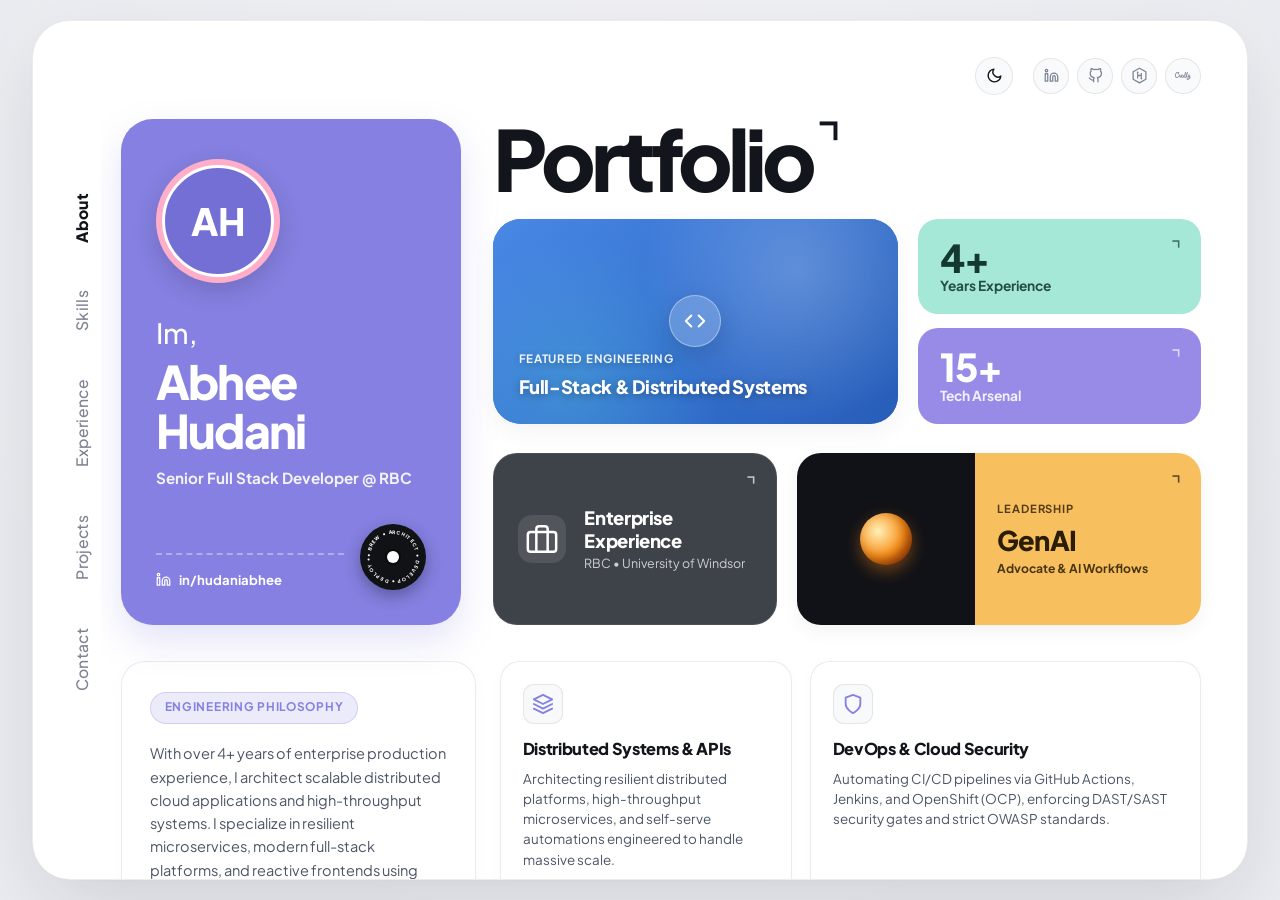
<file: index.html>
<!DOCTYPE html>
<html lang="en" data-theme="light">

<head>
  <meta charset="UTF-8">
  <meta name="viewport" content="width=device-width, initial-scale=1.0">
  <title>Abhee Hudani | Senior Full Stack Developer</title>
  <meta name="description"
    content="Senior Full Stack Developer &amp; GenAI Advocate at RBC specializing in TypeScript, Python, Java, and Rust. Architecting resilient distributed systems, enterprise compliance platforms, and on-device AI.">
  <meta name="keywords"
    content="Abhee Hudani, Senior Full Stack Developer, RBC, TypeScript, JavaScript, Python, Java, Rust, RustiCache, React, NestJS, Node.js, Next.js, Jenkins, Docker, Kubernetes, OpenShift, OCP, CI/CD, DevOps, Distributed Systems, Gemini Nano, GenAI, Portfolio">
  <meta name="author" content="Abhee Hudani">
  <meta name="theme-color" content="#eaebf0">

  <!-- Indexing & Robots Directives -->
  <meta name="robots" content="index, follow, max-image-preview:large, max-snippet:-1, max-video-preview:-1">
  <meta name="googlebot" content="index, follow">
  <meta name="google-site-verification" content="r7Oj7GMQ4J60oRsqwlWJ5gAlSkff29bNvekAiJ1TY_Y">

  <!-- Geographic & Localization Meta (Local SEO: Toronto, ON, Canada) -->
  <meta name="geo.region" content="CA-ON">
  <meta name="geo.placename" content="Toronto">
  <meta name="geo.position" content="43.6532;-79.3832">
  <meta name="ICBM" content="43.6532, -79.3832">

  <!-- Security & Referrer Policy -->
  <meta name="referrer" content="strict-origin-when-cross-origin">

  <!-- Canonical URL -->
  <link rel="canonical" href="https://novartus.github.io/">

  <!-- Favicons & Manifest -->
  <link rel="icon" type="image/x-icon" href="favicon.ico">
  <link rel="apple-touch-icon" href="static/og.png">
  <link rel="manifest" href="manifest.json">

  <!-- Open Graph / Facebook / LinkedIn / WhatsApp -->
  <meta property="og:site_name" content="Abhee Hudani Portfolio">
  <meta property="og:locale" content="en_US">
  <meta property="og:title" content="Abhee Hudani | Senior Full Stack Developer">
  <meta property="og:description"
    content="Senior Full Stack Developer &amp; GenAI Advocate at RBC specializing in TypeScript, Python, Java, and Rust. Architecting resilient distributed systems, enterprise compliance platforms, and on-device AI.">
  <meta property="og:type" content="website">
  <meta property="og:url" content="https://novartus.github.io/">
  <meta property="og:image" content="https://novartus.github.io/static/og.png">
  <meta property="og:image:secure_url" content="https://novartus.github.io/static/og.png">
  <meta property="og:image:type" content="image/png">
  <meta property="og:image:width" content="1200">
  <meta property="og:image:height" content="551">
  <meta property="og:image:alt" content="Abhee Hudani - Senior Full Stack Developer Portfolio">

  <!-- Twitter Card -->
  <meta name="twitter:card" content="summary_large_image">
  <meta property="twitter:domain" content="novartus.github.io">
  <meta property="twitter:url" content="https://novartus.github.io/">
  <meta name="twitter:title" content="Abhee Hudani | Senior Full Stack Developer">
  <meta name="twitter:description"
    content="Senior Full Stack Developer &amp; GenAI Advocate at RBC specializing in TypeScript, Python, Java, and Rust. Architecting resilient distributed systems, enterprise compliance platforms, and on-device AI.">
  <meta name="twitter:image" content="https://novartus.github.io/static/og.png">
  <meta name="twitter:image:alt" content="Abhee Hudani - Senior Full Stack Developer Portfolio">

  <!-- Stylesheet & Resource Preloads -->
  <link rel="preload" as="style" href="css/styles.css">
  <link rel="preload" as="script" href="js/script.js">
  <link rel="stylesheet" href="css/styles.css">

  <!-- Structured Data (JSON-LD Schemas) -->
  <script type="application/ld+json">
    [
      {
        "@context": "https://schema.org",
        "@type": "Person",
        "@id": "https://novartus.github.io/#person",
        "name": "Abhee Hudani",
        "givenName": "Abhee",
        "familyName": "Hudani",
        "url": "https://novartus.github.io",
        "image": "https://novartus.github.io/static/og.png",
        "jobTitle": "Senior Full Stack Developer",
        "description": "Senior Full Stack Developer at RBC specializing in TypeScript/JavaScript, Python & Java, building resilient architectures with React, NestJS, Node.js, and GenAI.",
        "award": [
          "RBC Quarterly Performance Award (2026)",
          "RBC MAD (Make a Difference) Award"
        ],
        "hasCredential": [
          {
            "@type": "EducationalOccupationalCredential",
            "name": "Credly Verified Badges & Technical Certifications",
            "url": "https://www.credly.com/users/9f4fb15e-081b-4c85-a445-fd6a66c3c311"
          }
        ],
        "worksFor": {
          "@type": "Organization",
          "name": "Royal Bank of Canada",
          "url": "https://www.rbc.com",
          "sameAs": "https://en.wikipedia.org/wiki/Royal_Bank_of_Canada"
        },
        "alumniOf": {
          "@type": "CollegeOrUniversity",
          "name": "University of Windsor",
          "url": "https://www.uwindsor.ca"
        },
        "address": {
          "@type": "PostalAddress",
          "addressLocality": "Toronto",
          "addressRegion": "ON",
          "addressCountry": "CA"
        },
        "homeLocation": {
          "@type": "Place",
          "name": "Toronto, Ontario, Canada"
        },
        "knowsAbout": [
          "JavaScript",
          "TypeScript",
          "Python",
          "Java",
          "Rust",
          "React",
          "NestJS",
          "Node.js",
          "React Native",
          "Expo",
          "Next.js",
          "Spring Boot",
          "Flask",
          "AWS",
          "OpenShift (OCP)",
          "Docker",
          "Kubernetes",
          "Jenkins",
          "GitHub Actions",
          "CI/CD",
          "DevOps",
          "Distributed Systems",
          "GenAI",
          "Gemini Nano",
          "SonarQube",
          "Jira",
          "MySQL",
          "PostgreSQL",
          "MongoDB",
          "Redis",
          "REST APIs",
          "GraphQL",
          "Android Health Connect"
        ],
        "sameAs": [
          "https://github.com/novartus",
          "https://linkedin.com/in/hudaniabhee",
          "https://www.hackerrank.com/profile/Novartus",
          "https://www.credly.com/users/9f4fb15e-081b-4c85-a445-fd6a66c3c311"
        ]
      },
      {
        "@context": "https://schema.org",
        "@type": "WebSite",
        "@id": "https://novartus.github.io/#website",
        "name": "Abhee Hudani | Senior Full Stack Developer",
        "url": "https://novartus.github.io",
        "inLanguage": "en-US",
        "description": "Portfolio of Abhee Hudani, Senior Full Stack Developer at RBC specializing in scalable enterprise platforms, cloud architecture, and on-device AI.",
        "publisher": {
          "@id": "https://novartus.github.io/#person"
        }
      },
      {
        "@context": "https://schema.org",
        "@type": "ProfilePage",
        "@id": "https://novartus.github.io/#profilepage",
        "url": "https://novartus.github.io",
        "name": "Abhee Hudani - Portfolio",
        "inLanguage": "en-US",
        "dateCreated": "2024-01-01",
        "dateModified": "2026-09-22",
        "mainEntity": {
          "@id": "https://novartus.github.io/#person"
        }
      },
      {
        "@context": "https://schema.org",
        "@type": "ItemList",
        "name": "Featured Engineering Projects",
        "itemListElement": [
          {
            "@type": "ListItem",
            "position": 1,
            "item": {
              "@type": "SoftwareApplication",
              "name": "Odin-Eye",
              "url": "https://odin-eye.netlify.app/",
              "operatingSystem": "Android",
              "applicationCategory": "HealthApplication",
              "description": "Centralized personal health hub for Android aggregating live biometrics from wearables and Health Connect with on-device Gemini Nano AI coaching.",
              "author": {
                "@id": "https://novartus.github.io/#person"
              }
            }
          },
          {
            "@type": "ListItem",
            "position": 2,
            "item": {
              "@type": "SoftwareSourceCode",
              "name": "RustiCache",
              "url": "https://github.com/novartus/RustiCache",
              "programmingLanguage": "Rust",
              "description": "High-performance, Redis-compatible in-memory datastore and replication engine implemented in Rust using the tokio asynchronous runtime.",
              "author": {
                "@id": "https://novartus.github.io/#person"
              }
            }
          },
          {
            "@type": "ListItem",
            "position": 3,
            "item": {
              "@type": "WebApplication",
              "name": "Hermex",
              "url": "https://hermex-terminal.netlify.app/",
              "applicationCategory": "FinanceApplication",
              "description": "Institutional-grade, zero-backend market analytics and high-frequency trading terminal running 100% client-side with real-time sub-100ms L2 limit order book matching, Kyle's Lambda slippage, and Web Worker quant simulations.",
              "author": {
                "@id": "https://novartus.github.io/#person"
              }
            }
          }
        ]
      }
    ]
  </script>

  <!-- Performance & Fonts Preconnect / DNS-Prefetch -->
  <link rel="preconnect" href="https://fonts.googleapis.com">
  <link rel="preconnect" href="https://fonts.gstatic.com" crossorigin>
  <link rel="dns-prefetch" href="https://fonts.googleapis.com">
  <link rel="dns-prefetch" href="https://fonts.gstatic.com">
  <link
    href="https://fonts.googleapis.com/css2?family=Inter:wght@300;400;500;600;700;800&family=Plus+Jakarta+Sans:wght@500;600;700;800;900&display=swap"
    rel="stylesheet">
</head>

<body>
  <!-- Accessibility Skip Link -->
  <a href="#app-viewport" class="skip-to-content">Skip to content</a>

  <div class="app-stage">
    <div class="app-board">

      <!-- ==========================================================================
           SEAMLESS LEFT VERTICAL NAVIGATION (NO BORDERS, NO BACKGROUND - EXACT REFERENCE)
           ========================================================================== -->
      <aside class="seamless-sidebar" aria-label="Section Navigation">
        <nav class="seamless-nav">
          <a href="#about" class="nav-vertical-link active" data-view="view-about" role="tab"
            aria-selected="true">About</a>
          <a href="#skills" class="nav-vertical-link" data-view="view-skills" role="tab"
            aria-selected="false">Skills</a>
          <a href="#experience" class="nav-vertical-link" data-view="view-experience" role="tab"
            aria-selected="false">Experience</a>
          <a href="#projects" class="nav-vertical-link" data-view="view-projects" role="tab"
            aria-selected="false">Projects</a>
          <a href="#contact" class="nav-vertical-link" data-view="view-contact" role="tab"
            aria-selected="false">Contact</a>
        </nav>
      </aside>

      <!-- Mobile Floating Header -->
      <header class="mobile-app-header">
        <div class="mobile-brand">
          <span class="monogram-text">AH</span>
          <span class="mobile-name">Abhee Hudani</span>
        </div>
        <div class="mobile-header-actions">
          <!-- Resume Download (Disabled until finalized)
          <a href="static/Abhee_Hudani_Resume.pdf" download="Abhee_Hudani_Resume.pdf" class="mobile-resume-btn" aria-label="Download Resume" title="Download Resume">
            <svg width="13" height="13" viewBox="0 0 24 24" fill="none" stroke="currentColor" stroke-width="2.2" stroke-linecap="round" stroke-linejoin="round">
              <path d="M21 15v4a2 2 0 0 1-2 2H5a2 2 0 0 1-2-2v-4"></path>
              <polyline points="7 10 12 15 17 10"></polyline>
              <line x1="12" y1="15" x2="12" y2="3"></line>
            </svg>
            <span>Resume</span>
          </a>
          -->
          <button class="theme-toggle mobile-theme-btn" aria-label="Toggle theme">
            <svg class="sun-icon" width="18" height="18" viewBox="0 0 24 24" fill="none" stroke="currentColor"
              stroke-width="2">
              <circle cx="12" cy="12" r="5"></circle>
              <line x1="12" y1="1" x2="12" y2="3"></line>
              <line x1="12" y1="21" x2="12" y2="23"></line>
              <line x1="4.22" y1="4.22" x2="5.64" y2="5.64"></line>
              <line x1="18.36" y1="18.36" x2="19.78" y2="19.78"></line>
              <line x1="1" y1="12" x2="3" y2="12"></line>
              <line x1="21" y1="12" x2="23" y2="12"></line>
            </svg>
            <svg class="moon-icon" width="18" height="18" viewBox="0 0 24 24" fill="none" stroke="currentColor"
              stroke-width="2">
              <path d="M21 12.79A9 9 0 1 1 11.21 3 7 7 0 0 0 21 12.79z"></path>
            </svg>
          </button>
          <a href="https://linkedin.com/in/hudaniabhee" target="_blank" rel="me noopener noreferrer"
            class="eyebrow-social-btn" aria-label="LinkedIn">
            <svg width="15" height="15" viewBox="0 0 24 24" fill="none" stroke="currentColor" stroke-width="2"
              stroke-linecap="round" stroke-linejoin="round">
              <path d="M16 8a6 6 0 0 1 6 6v7h-4v-7a2 2 0 0 0-2-2 2 2 0 0 0-2 2v7h-4v-7a6 6 0 0 1 6-6z"></path>
              <rect x="2" y="9" width="4" height="12"></rect>
              <circle cx="4" cy="4" r="2"></circle>
            </svg>
          </a>
          <a href="https://github.com/novartus" target="_blank" rel="me noopener noreferrer" class="eyebrow-social-btn"
            aria-label="GitHub">
            <svg width="15" height="15" viewBox="0 0 24 24" fill="none" stroke="currentColor" stroke-width="2"
              stroke-linecap="round" stroke-linejoin="round">
              <path
                d="M9 19c-5 1.5-5-2.5-7-3m14 6v-3.87a3.37 3.37 0 0 0-.94-2.61c3.14-.35 6.44-1.54 6.44-7A5.44 5.44 0 0 0 20 4.77 5.07 5.07 0 0 0 19.91 1S18.73.65 16 2.48a13.38 13.38 0 0 0-7 0C6.27.65 5.09 1 5.09 1A5.07 5.07 0 0 0 5 4.77a5.44 5.44 0 0 0-1.5 3.78c0 5.42 3.3 6.61 6.44 7A3.37 3.37 0 0 0 9 18.13V22">
              </path>
            </svg>
          </a>
          <a href="https://www.hackerrank.com/profile/Novartus" target="_blank" rel="me noopener noreferrer"
            class="eyebrow-social-btn" aria-label="HackerRank" title="HackerRank Profile">
            <svg width="17" height="17" viewBox="0 0 24 24" fill="none" stroke="currentColor" stroke-width="1.8"
              stroke-linecap="round" stroke-linejoin="round">
              <path d="M12 1.7 L21 6.8 V17.2 L12 22.4 L3 17.2 V6.8 Z"></path>
              <path
                d="M9.4 6 L11.1 7.7 H10.3 V11.1 H13.7 V8.6 H15.4 V16.3 H16.3 L14.6 18 L12.9 16.3 H13.7 V12.9 H10.3 V16.3 H8.6 V7.7 H7.7 Z"
                fill="currentColor" stroke="none"></path>
            </svg>
          </a>
          <a href="https://www.credly.com/users/9f4fb15e-081b-4c85-a445-fd6a66c3c311" target="_blank"
            rel="me noopener noreferrer" class="eyebrow-social-btn" aria-label="Credly"
            title="Credly Badges &amp; Certifications">
            <svg width="16" height="16" viewBox="0 0 24 24" fill="currentColor">
              <path
                d="M23.8 13.154a.299.299 0 0 0-.101-.024.407.407 0 0 0-.202.048c-.06.028-.092.08-.127.136-.087.128-.15.268-.226.4-.107.187-.246.351-.38.515-.135.156-.286.291-.424.44-.028.027-.072.043-.107.027-.028-.016-.036-.056-.032-.088.04-.38.075-.763.123-1.138.02-.172.043-.336.063-.512.028-.247.056-.487.087-.735l.234-1.824c.02-.128.032-.372-.135-.52a.446.446 0 0 0-.233-.116.46.46 0 0 0-.254.06c-.226.16-.297.504-.365.76-.142.603-.178 1.241-.471 1.804a1.772 1.772 0 0 1-.202.316.668.668 0 0 1-.186.18.332.332 0 0 1-.246.051.365.365 0 0 1-.238-.207.871.87 0 0 1-.063-.324 4.499 4.499 0 0 1 .24-1.585c.045-.132.089-.252.104-.383.028-.156.028-.38-.114-.516-.131-.128-.337-.18-.504-.128-.194.056-.31.244-.372.392-.198.463-.25.95-.317 1.446-.044.327-.127.64-.293.926a2.717 2.717 0 0 1-.603.72c-.118.087-.222.123-.328.107a.376.376 0 0 1-.278-.208.875.875 0 0 1-.095-.315 3.361 3.36 0 0 1-.036-.616c.004-.223 0-.44.044-.658.075-.39.678-1.937.808-2.345.135-.407.262-.823.353-1.246.08-.38.123-.767.11-1.15-.007-.277-.07-.576-.288-.736a.611.61 0 0 0-.603-.048.968.968 0 0 0-.455.428 2.53 2.53 0 0 0-.226.59 12.01 12.01 0 0 0-.266 1.29c-.071.429-.138.848-.206 1.268-.06.355-.206 1.614-.261 1.88-.06.272-.175.54-.301.787-.131.268-.258.536-.408.791a.694.694 0 0 1-.175.224c-.08.06-.182.088-.27.048-.102-.048-.146-.176-.166-.292-.075-.435-.012-.875.072-1.302.083-.431.44-2.4.519-2.851.099-.532.24-1.05.285-1.59.028-.388.09-.88-.202-1.187-.115-.136-.31-.16-.44-.136-.174.036-.31.176-.388.296-.1.128-.186.28-.258.467-.115.284-.186.615-.261.91l-.032.129c-.083.383-.143.77-.186 1.162a16.95 16.948 0 0 0-.06.632c-.008.1-.016.203-.027.307 0 .08.007.168-.028.244a.304.304 0 0 1-.052.068c-.08.072-.202.06-.31.056-.557-.016-1.045.3-1.35.755-.18.252-.281.542-.39.834-.01.048-.034.1-.054.152-.051.143-.13.327-.222.511a3.037 3.037 0 0 1-.317.46 3.285 3.285 0 0 1-.384.41 1.123 1.123 0 0 1-.515.26c-.174.04-.384-.043-.543-.203a.916.916 0 0 1-.206-.54c-.004-.055-.004-.115.028-.163.05-.068.146-.072.23-.076a1.623 1.623 0 0 0 1.375-1.015c.138-.34.178-.698.122-1.046a1.193 1.193 0 0 0-.19-.48.9.9 0 0 0-.396-.323c-.293-.14-.658-.127-1.01.004-.575.232-.951.74-1.134 1.562l-.02.088c-.114.487-.23 1-.582 1.354-.127.12-.261.163-.368.143-.044-.004-.08-.04-.103-.075-.096-.16.003-.532.15-1a4.1 4.1 0 0 0 .1-.366.925.925 0 0 0-.108-.495.783.783 0 0 0-.372-.324c-.143-.064-.31-.06-.468-.06h-.047c-.044 0-.103 0-.151-.012a.215.215 0 0 1-.147-.127.485.485 0 0 1 .016-.232c.004-.02.012-.048.016-.072a.368.368 0 0 0-.162-.412.509.509 0 0 0-.468-.036.768.768 0 0 0-.364.348.769.769 0 0 0-.103.48c.04.13.07.32.043.475-.055.28-.222.51-.384.74-.04.05-.072.106-.107.16a4.96 4.96 0 0 1-.706.825c-.372.335-.804.575-1.232.67-.745.165-1.506-.06-1.91-.734-.222-.38-.32-.827-.348-1.266a5.425 5.425 0 0 1 .424-2.516c.328-.76.816-1.52 1.715-1.614.353-.04.753.083.912.4.115.23.075.506 0 .75-.072.244-.175.49-.18.75-.003.26.124.54.37.616.238.072.495-.08.634-.29.138-.21.186-.46.245-.704a6.282 6.281 0 0 1 .662-1.634c.139-.236.297-.488.254-.76a.543.543 0 0 0-.373-.415.543.543 0 0 0-.535.144c-.134.148-.206.371-.387.43-.17.06-.35-.055-.507-.134-.6-.32-1.336-.312-1.963-.048-.634.25-1.146.735-1.526 1.294C.462 8.53.098 9.508.022 10.48c-.027.34-.031.695 0 1.038.036.46.1.854.214 1.206.139.423.317.79.547 1.094.266.34.587.6.94.747.372.148.784.22 1.192.208a3.172 3.172 0 0 0 1.177-.283 4.29 4.29 0 0 0 1.026-.68c.309-.26.594-.559.84-.89.162-.224.309-.46.44-.708a4.83 4.83 0 0 0 .178-.383c.044-.104.087-.215.202-.26.056-.043.15-.02.202.013.064.04.115.075.135.135.048.116.02.232-.004.332v.012c-.028.1-.055.203-.091.303-.14.424-.238.811-.16 1.195.045.207.128.387.25.527a.84.84 0 0 0 .504.264c.246.04.51-.028.725-.132.143-.068.278-.156.397-.26.06-.06.122-.12.174-.184.044-.06.087-.147.178-.143a.15.15 0 0 1 .107.064c.028.031.04.071.06.115.23.52.776.84 1.335.84h.07c.27 0 .556-.093.79-.22.27-.14.48-.348.7-.552.02-.016.045-.04.073-.044.035-.008.07.012.099.044a.26.26 0 0 1 .047.1c.135.34.46.6.824.66a1.1 1.1 0 0 0 .99-.356c.056-.06.104-.128.167-.176.064-.044.15-.076.222-.044.107.04.135.164.182.268.107.235.357.371.615.375.289 0 .554-.148.764-.34.195-.183.353-.399.516-.61a.328.328 0 0 1 .106-.096c.04-.024.096-.028.13 0 .033.024.045.06.06.091.163.4.587.652 1.01.648.417-.004.809-.224 1.103-.516.095-.092.194-.2.32-.21.14-.017.207.114.254.22.072.142.115.238.25.338.158.116.36.152.547.1.17-.04.34-.156.47-.316.072-.088.112-.204.19-.284.092-.087.132.028.136.1.016.116.016.236.008.352-.016.236-.052.471-.08.703-.011.068-.02.136-.063.188-.06.068-.166.08-.253.064a2.898 2.898 0 0 0-.321-.028l-.14-.016c-.201-.012-.4-.036-.61-.044h-.185c-.404 0-.733.048-1.03.16-.48.187-.852.57-1.003 1.018a1.305 1.305 0 0 0-.052.64c.04.203.13.403.282.587.265.315.68.515 1.149.543.408.02.852-.064 1.292-.26.848-.367 1.482-1.094 1.696-1.95 0-.02.01-.039.023-.043.298-.104.57-.248.813-.428.245-.187.467-.399.65-.643.09-.12.174-.243.253-.37.07-.125.13-.257.202-.38a.906.906 0 0 0 .13-.316.411.411 0 0 0-.05-.328.257.257 0 0 0-.135-.124m-13.68-1.63c.017-.071.045-.14.06-.206a1.9 1.9 0 0 1 .262-.504c.04-.048.08-.1.135-.136a.246.246 0 0 1 .186-.048c.107.02.183.128.202.236.032.18-.04.396-.114.555a1.097 1.097 0 0 1-.31.415c-.06.044-.114.088-.178.116-.028.008-.063.028-.115.028h-.016c-.055 0-.114-.028-.126-.088a.827.827 0 0 1 .015-.367m4.308-.184c-.004.072-.024.148-.028.223a4.91 4.91 0 0 0 0 .779c.012.152.047.3-.016.444a1.069 1.069 0 0 1-.567.643.555.555 0 0 1-.245.056c-.02 0-.04-.004-.06-.004-.12 0-.214-.092-.265-.18a.871.87 0 0 1-.1-.272 2.129 2.129 0 0 1 .072-1.122c.08-.22.202-.435.38-.594a.874.874 0 0 1 .563-.24.31.31 0 0 1 .206.064c.04.044.06.104.056.164a.05.05 0 0 1 .004.04m6.43 4.653c-.015.044-.06.104-.08.14-.042.08-.102.163-.161.235a2.562 2.562 0 0 1-.317.304c-.238.18-.503.311-.777.387a2.025 2.025 0 0 1-.487.072h-.04a.795.795 0 0 1-.515-.18.433.433 0 0 1-.158-.25.537.537 0 0 1 .047-.305.776.776 0 0 1 .38-.383c.326-.16.682-.176 1.019-.16.139.004.265.012.4.02.107.004.218.012.325.024.056 0 .115.004.17.012.044.004.092-.004.135.008.06.004.068.036.06.076" />
              </path>
            </svg>
          </a>
        </div>
      </header>

      <!-- ==========================================================================
           RIGHT CONTENT WORKSPACE (SCROLLABLE VIEWPORT)
           ========================================================================== -->
      <main class="app-viewport" id="app-viewport">

        <!-- ========================================================================
             VIEW 1: ABOUT (OVERVIEW - Directly Inspired by Reference Composition)
             ======================================================================== -->
        <section class="view-panel active" id="view-about" role="tabpanel" aria-labelledby="tab-about">
          <div class="view-container">

            <!-- Top Eyebrow Section Pill & Utility Controls -->
            <div class="view-eyebrow-row">
              <div class="eyebrow-right">
                <!-- Resume Download (Disabled until finalized)
                <a href="static/Abhee_Hudani_Resume.pdf" download="Abhee_Hudani_Resume.pdf" class="eyebrow-resume-btn" aria-label="Download Resume" title="Download Resume">
                  <svg width="14" height="14" viewBox="0 0 24 24" fill="none" stroke="currentColor" stroke-width="2.2" stroke-linecap="round" stroke-linejoin="round">
                    <path d="M21 15v4a2 2 0 0 1-2 2H5a2 2 0 0 1-2-2v-4"></path>
                    <polyline points="7 10 12 15 17 10"></polyline>
                    <line x1="12" y1="15" x2="12" y2="3"></line>
                  </svg>
                  <span>Resume</span>
                </a>
                -->

                <button class="theme-toggle" id="theme-toggle" aria-label="Toggle Light and Dark Theme">
                  <svg class="sun-icon" xmlns="http://www.w3.org/2000/svg" viewBox="0 0 24 24" fill="none"
                    stroke="currentColor" stroke-width="2" stroke-linecap="round" stroke-linejoin="round">
                    <circle cx="12" cy="12" r="5"></circle>
                    <line x1="12" y1="1" x2="12" y2="3"></line>
                    <line x1="12" y1="21" x2="12" y2="23"></line>
                    <line x1="4.22" y1="4.22" x2="5.64" y2="5.64"></line>
                    <line x1="18.36" y1="18.36" x2="19.78" y2="19.78"></line>
                    <line x1="1" y1="12" x2="3" y2="12"></line>
                    <line x1="21" y1="12" x2="23" y2="12"></line>
                    <line x1="4.22" y1="19.78" x2="5.64" y2="18.36"></line>
                    <line x1="18.36" y1="5.64" x2="19.78" y2="4.22"></line>
                  </svg>
                  <svg class="moon-icon" xmlns="http://www.w3.org/2000/svg" viewBox="0 0 24 24" fill="none"
                    stroke="currentColor" stroke-width="2" stroke-linecap="round" stroke-linejoin="round">
                    <path d="M21 12.79A9 9 0 1 1 11.21 3 7 7 0 0 0 21 12.79z"></path>
                  </svg>
                </button>

                <div class="eyebrow-socials">
                  <a href="https://linkedin.com/in/hudaniabhee" target="_blank" rel="me noopener noreferrer"
                    class="eyebrow-social-btn" aria-label="LinkedIn">
                    <svg width="15" height="15" viewBox="0 0 24 24" fill="none" stroke="currentColor" stroke-width="2"
                      stroke-linecap="round" stroke-linejoin="round">
                      <path d="M16 8a6 6 0 0 1 6 6v7h-4v-7a2 2 0 0 0-2-2 2 2 0 0 0-2 2v7h-4v-7a6 6 0 0 1 6-6z"></path>
                      <rect x="2" y="9" width="4" height="12"></rect>
                      <circle cx="4" cy="4" r="2"></circle>
                    </svg>
                  </a>
                  <a href="https://github.com/novartus" target="_blank" rel="me noopener noreferrer"
                    class="eyebrow-social-btn" aria-label="GitHub">
                    <svg width="15" height="15" viewBox="0 0 24 24" fill="none" stroke="currentColor" stroke-width="2"
                      stroke-linecap="round" stroke-linejoin="round">
                      <path
                        d="M9 19c-5 1.5-5-2.5-7-3m14 6v-3.87a3.37 3.37 0 0 0-.94-2.61c3.14-.35 6.44-1.54 6.44-7A5.44 5.44 0 0 0 20 4.77 5.07 5.07 0 0 0 19.91 1S18.73.65 16 2.48a13.38 13.38 0 0 0-7 0C6.27.65 5.09 1 5.09 1A5.07 5.07 0 0 0 5 4.77a5.44 5.44 0 0 0-1.5 3.78c0 5.42 3.3 6.61 6.44 7A3.37 3.37 0 0 0 9 18.13V22">
                      </path>
                    </svg>
                  </a>
                  <a href="https://www.hackerrank.com/profile/Novartus" target="_blank" rel="me noopener noreferrer"
                    class="eyebrow-social-btn" aria-label="HackerRank" title="HackerRank Profile">
                    <svg width="17" height="17" viewBox="0 0 24 24" fill="none" stroke="currentColor" stroke-width="1.8"
                      stroke-linecap="round" stroke-linejoin="round">
                      <path d="M12 1.7 L21 6.8 V17.2 L12 22.4 L3 17.2 V6.8 Z"></path>
                      <path
                        d="M9.4 6 L11.1 7.7 H10.3 V11.1 H13.7 V8.6 H15.4 V16.3 H16.3 L14.6 18 L12.9 16.3 H13.7 V12.9 H10.3 V16.3 H8.6 V7.7 H7.7 Z"
                        fill="currentColor" stroke="none"></path>
                    </svg>
                  </a>
                  <a href="https://www.credly.com/users/9f4fb15e-081b-4c85-a445-fd6a66c3c311" target="_blank"
                    rel="me noopener noreferrer" class="eyebrow-social-btn" aria-label="Credly"
                    title="Credly Badges &amp; Certifications">
                    <svg width="16" height="16" viewBox="0 0 24 24" fill="currentColor">
                      <path
                        d="M23.8 13.154a.299.299 0 0 0-.101-.024.407.407 0 0 0-.202.048c-.06.028-.092.08-.127.136-.087.128-.15.268-.226.4-.107.187-.246.351-.38.515-.135.156-.286.291-.424.44-.028.027-.072.043-.107.027-.028-.016-.036-.056-.032-.088.04-.38.075-.763.123-1.138.02-.172.043-.336.063-.512.028-.247.056-.487.087-.735l.234-1.824c.02-.128.032-.372-.135-.52a.446.446 0 0 0-.233-.116.46.46 0 0 0-.254.06c-.226.16-.297.504-.365.76-.142.603-.178 1.241-.471 1.804a1.772 1.772 0 0 1-.202.316.668.668 0 0 1-.186.18.332.332 0 0 1-.246.051.365.365 0 0 1-.238-.207.871.87 0 0 1-.063-.324 4.499 4.499 0 0 1 .24-1.585c.045-.132.089-.252.104-.383.028-.156.028-.38-.114-.516-.131-.128-.337-.18-.504-.128-.194.056-.31.244-.372.392-.198.463-.25.95-.317 1.446-.044.327-.127.64-.293.926a2.717 2.717 0 0 1-.603.72c-.118.087-.222.123-.328.107a.376.376 0 0 1-.278-.208.875.875 0 0 1-.095-.315 3.361 3.36 0 0 1-.036-.616c.004-.223 0-.44.044-.658.075-.39.678-1.937.808-2.345.135-.407.262-.823.353-1.246.08-.38.123-.767.11-1.15-.007-.277-.07-.576-.288-.736a.611.61 0 0 0-.603-.048.968.968 0 0 0-.455.428 2.53 2.53 0 0 0-.226.59 12.01 12.01 0 0 0-.266 1.29c-.071.429-.138.848-.206 1.268-.06.355-.206 1.614-.261 1.88-.06.272-.175.54-.301.787-.131.268-.258.536-.408.791a.694.694 0 0 1-.175.224c-.08.06-.182.088-.27.048-.102-.048-.146-.176-.166-.292-.075-.435-.012-.875.072-1.302.083-.431.44-2.4.519-2.851.099-.532.24-1.05.285-1.59.028-.388.09-.88-.202-1.187-.115-.136-.31-.16-.44-.136-.174.036-.31.176-.388.296-.1.128-.186.28-.258.467-.115.284-.186.615-.261.91l-.032.129c-.083.383-.143.77-.186 1.162a16.95 16.948 0 0 0-.06.632c-.008.1-.016.203-.027.307 0 .08.007.168-.028.244a.304.304 0 0 1-.052.068c-.08.072-.202.06-.31.056-.557-.016-1.045.3-1.35.755-.18.252-.281.542-.39.834-.01.048-.034.1-.054.152-.051.143-.13.327-.222.511a3.037 3.037 0 0 1-.317.46 3.285 3.285 0 0 1-.384.41 1.123 1.123 0 0 1-.515.26c-.174.04-.384-.043-.543-.203a.916.916 0 0 1-.206-.54c-.004-.055-.004-.115.028-.163.05-.068.146-.072.23-.076a1.623 1.623 0 0 0 1.375-1.015c.138-.34.178-.698.122-1.046a1.193 1.193 0 0 0-.19-.48.9.9 0 0 0-.396-.323c-.293-.14-.658-.127-1.01.004-.575.232-.951.74-1.134 1.562l-.02.088c-.114.487-.23 1-.582 1.354-.127.12-.261.163-.368.143-.044-.004-.08-.04-.103-.075-.096-.16.003-.532.15-1a4.1 4.1 0 0 0 .1-.366.925.925 0 0 0-.108-.495.783.783 0 0 0-.372-.324c-.143-.064-.31-.06-.468-.06h-.047c-.044 0-.103 0-.151-.012a.215.215 0 0 1-.147-.127.485.485 0 0 1 .016-.232c.004-.02.012-.048.016-.072a.368.368 0 0 0-.162-.412.509.509 0 0 0-.468-.036.768.768 0 0 0-.364.348.769.769 0 0 0-.103.48c.04.13.07.32.043.475-.055.28-.222.51-.384.74-.04.05-.072.106-.107.16a4.96 4.96 0 0 1-.706.825c-.372.335-.804.575-1.232.67-.745.165-1.506-.06-1.91-.734-.222-.38-.32-.827-.348-1.266a5.425 5.425 0 0 1 .424-2.516c.328-.76.816-1.52 1.715-1.614.353-.04.753.083.912.4.115.23.075.506 0 .75-.072.244-.175.49-.18.75-.003.26.124.54.37.616.238.072.495-.08.634-.29.138-.21.186-.46.245-.704a6.282 6.281 0 0 1 .662-1.634c.139-.236.297-.488.254-.76a.543.543 0 0 0-.373-.415.543.543 0 0 0-.535.144c-.134.148-.206.371-.387.43-.17.06-.35-.055-.507-.134-.6-.32-1.336-.312-1.963-.048-.634.25-1.146.735-1.526 1.294C.462 8.53.098 9.508.022 10.48c-.027.34-.031.695 0 1.038.036.46.1.854.214 1.206.139.423.317.79.547 1.094.266.34.587.6.94.747.372.148.784.22 1.192.208a3.172 3.172 0 0 0 1.177-.283 4.29 4.29 0 0 0 1.026-.68c.309-.26.594-.559.84-.89.162-.224.309-.46.44-.708a4.83 4.83 0 0 0 .178-.383c.044-.104.087-.215.202-.26.056-.043.15-.02.202.013.064.04.115.075.135.135.048.116.02.232-.004.332v.012c-.028.1-.055.203-.091.303-.14.424-.238.811-.16 1.195.045.207.128.387.25.527a.84.84 0 0 0 .504.264c.246.04.51-.028.725-.132.143-.068.278-.156.397-.26.06-.06.122-.12.174-.184.044-.06.087-.147.178-.143a.15.15 0 0 1 .107.064c.028.031.04.071.06.115.23.52.776.84 1.335.84h.07c.27 0 .556-.093.79-.22.27-.14.48-.348.7-.552.02-.016.045-.04.073-.044.035-.008.07.012.099.044a.26.26 0 0 1 .047.1c.135.34.46.6.824.66a1.1 1.1 0 0 0 .99-.356c.056-.06.104-.128.167-.176.064-.044.15-.076.222-.044.107.04.135.164.182.268.107.235.357.371.615.375.289 0 .554-.148.764-.34.195-.183.353-.399.516-.61a.328.328 0 0 1 .106-.096c.04-.024.096-.028.13 0 .033.024.045.06.06.091.163.4.587.652 1.01.648.417-.004.809-.224 1.103-.516.095-.092.194-.2.32-.21.14-.017.207.114.254.22.072.142.115.238.25.338.158.116.36.152.547.1.17-.04.34-.156.47-.316.072-.088.112-.204.19-.284.092-.087.132.028.136.1.016.116.016.236.008.352-.016.236-.052.471-.08.703-.011.068-.02.136-.063.188-.06.068-.166.08-.253.064a2.898 2.898 0 0 0-.321-.028l-.14-.016c-.201-.012-.4-.036-.61-.044h-.185c-.404 0-.733.048-1.03.16-.48.187-.852.57-1.003 1.018a1.305 1.305 0 0 0-.052.64c.04.203.13.403.282.587.265.315.68.515 1.149.543.408.02.852-.064 1.292-.26.848-.367 1.482-1.094 1.696-1.95 0-.02.01-.039.023-.043.298-.104.57-.248.813-.428.245-.187.467-.399.65-.643.09-.12.174-.243.253-.37.07-.125.13-.257.202-.38a.906.906 0 0 0 .13-.316.411.411 0 0 0-.05-.328.257.257 0 0 0-.135-.124m-13.68-1.63c.017-.071.045-.14.06-.206a1.9 1.9 0 0 1 .262-.504c.04-.048.08-.1.135-.136a.246.246 0 0 1 .186-.048c.107.02.183.128.202.236.032.18-.04.396-.114.555a1.097 1.097 0 0 1-.31.415c-.06.044-.114.088-.178.116-.028.008-.063.028-.115.028h-.016c-.055 0-.114-.028-.126-.088a.827.827 0 0 1 .015-.367m4.308-.184c-.004.072-.024.148-.028.223a4.91 4.91 0 0 0 0 .779c.012.152.047.3-.016.444a1.069 1.069 0 0 1-.567.643.555.555 0 0 1-.245.056c-.02 0-.04-.004-.06-.004-.12 0-.214-.092-.265-.18a.871.87 0 0 1-.1-.272 2.129 2.129 0 0 1 .072-1.122c.08-.22.202-.435.38-.594a.874.874 0 0 1 .563-.24.31.31 0 0 1 .206.064c.04.044.06.104.056.164a.05.05 0 0 1 .004.04m6.43 4.653c-.015.044-.06.104-.08.14-.042.08-.102.163-.161.235a2.562 2.562 0 0 1-.317.304c-.238.18-.503.311-.777.387a2.025 2.025 0 0 1-.487.072h-.04a.795.795 0 0 1-.515-.18.433.433 0 0 1-.158-.25.537.537 0 0 1 .047-.305.776.776 0 0 1 .38-.383c.326-.16.682-.176 1.019-.16.139.004.265.012.4.02.107.004.218.012.325.024.056 0 .115.004.17.012.044.004.092-.004.135.008.06.004.068.036.06.076" />
                    </svg>
                  </a>
                </div>
              </div>
            </div>

            <!-- Main Layout Grid: Left Profile Card + Right Bento Grid -->
            <div class="overview-main-grid">

              <!-- Left Hero Profile Card (Lilac / Purple Signature from Reference) -->
              <div class="overview-profile-card">
                <div class="profile-card-header">
                  <div class="avatar-concentric-wrap">
                    <div class="avatar-ring-outer">
                      <div class="avatar-ring-inner">
                        <span class="avatar-monogram" aria-label="Abhee Hudani">AH</span>
                      </div>
                    </div>
                  </div>
                </div>

                <div class="profile-card-content">
                  <span class="profile-greeting">Im,</span>
                  <h1 class="profile-name">Abhee<br>Hudani</h1>
                  <p class="profile-designation">Senior Full Stack Developer @ RBC</p>
                </div>

                <div class="profile-card-footer">
                  <div class="profile-footer-left">
                    <div class="profile-dashed-line"></div>
                    <a href="https://linkedin.com/in/hudaniabhee" target="_blank" rel="me noopener noreferrer"
                      class="profile-email-badge" aria-label="LinkedIn Profile">
                      <svg width="15" height="15" viewBox="0 0 24 24" fill="none" stroke="currentColor" stroke-width="2"
                        stroke-linecap="round" stroke-linejoin="round">
                        <path d="M16 8a6 6 0 0 1 6 6v7h-4v-7a2 2 0 0 0-2-2 2 2 0 0 0-2 2v7h-4v-7a6 6 0 0 1 6-6z"></path>
                        <rect x="2" y="9" width="4" height="12"></rect>
                        <circle cx="4" cy="4" r="2"></circle>
                      </svg>
                      <span>in/hudaniabhee</span>
                    </a>
                  </div>

                  <!-- Rotating Circular Vinyl Disc Record Badge from Reference -->
                  <div class="rotating-vinyl-badge" aria-hidden="true">
                    <div class="vinyl-disc">
                      <svg class="stamp-svg" viewBox="0 0 100 100">
                        <path id="vinylStampPath" d="M 50, 50 m -35, 0 a 35,35 0 1,1 70,0 a 35,35 0 1,1 -70,0"
                          fill="none" />
                        <text>
                          <textPath href="#vinylStampPath" startOffset="0%">
                            • BREW • ARCHITECT • DEVELOP • DEPLOY •
                          </textPath>
                        </text>
                      </svg>
                      <div class="vinyl-center-hole"></div>
                    </div>
                  </div>
                </div>
              </div>

              <!-- Right Column: Editorial Title + Bento Cards -->
              <div class="overview-content-column">

                <!-- Grand Editorial Header -->
                <div class="overview-editorial-header">
                  <div class="editorial-title-row">
                    <h2 class="editorial-title">Portfolio<span class="title-arrow-symbol switch-tab-btn"
                        data-view="view-projects" role="button" aria-label="View Projects">⌝</span></h2>
                  </div>
                </div>

                <!-- Flowing Bento Highlights Grid (Matching Reference Geometry) -->
                <div class="overview-bento-grid">

                  <!-- Bento Item 1: Large Visual Showcase Card (like the Flamingo card in reference) -->
                  <div class="bento-showcase-card switch-tab-btn" data-view="view-projects" role="button"
                    aria-label="Explore Projects">
                    <div class="corner-bracket-arrow">⌝</div>
                    <div class="showcase-visual-bg">
                      <div class="showcase-badge-center">
                        <div class="showcase-code-pill" aria-hidden="true">
                          <svg width="22" height="22" viewBox="0 0 24 24" fill="none" stroke="currentColor"
                            stroke-width="2.2" stroke-linecap="round" stroke-linejoin="round">
                            <polyline points="16 18 22 12 16 6"></polyline>
                            <polyline points="8 6 2 12 8 18"></polyline>
                          </svg>
                        </div>
                      </div>
                    </div>
                    <div class="showcase-card-footer">
                      <span class="showcase-tag">Featured Engineering</span>
                      <h3 class="showcase-title">Full-Stack &amp; Distributed Systems</h3>
                    </div>
                  </div>

                  <!-- Bento Item 2: Stacked Stat Cards (Mint & Purple) -->
                  <div class="bento-stats-column">
                    <!-- Stat Card A: 4+ Years Experience (Mint) -->
                    <button class="bento-stat-card card-mint switch-tab-btn" data-view="view-experience"
                      aria-label="Experience">
                      <div class="corner-bracket-arrow">⌝</div>
                      <div class="stat-inner-content">
                        <span class="bento-large-number" id="bento-exp-stat">4+</span>
                        <span class="bento-stat-label">Years Experience</span>
                      </div>
                    </button>

                    <!-- Stat Card B: 15+ Arsenal (Purple) -->
                    <button class="bento-stat-card card-purple switch-tab-btn" data-view="view-skills"
                      aria-label="Skills">
                      <div class="corner-bracket-arrow">⌝</div>
                      <div class="stat-inner-content">
                        <span class="bento-large-number">15+</span>
                        <span class="bento-stat-label">Tech Arsenal</span>
                      </div>
                    </button>
                  </div>

                  <!-- Bento Item 3: Dark Charcoal Employer Card (like Apple / Clients card in reference) -->
                  <button class="bento-client-card switch-tab-btn" data-view="view-experience"
                    aria-label="Royal Bank of Canada">
                    <div class="corner-bracket-arrow">⌝</div>
                    <div class="client-icon-wrap">
                      <svg width="34" height="34" viewBox="0 0 24 24" fill="none" stroke="currentColor"
                        stroke-width="1.75" stroke-linecap="round" stroke-linejoin="round">
                        <rect x="2" y="7" width="20" height="14" rx="2" ry="2"></rect>
                        <path d="M16 21V5a2 2 0 0 0-2-2h-4a2 2 0 0 0-2 2v16"></path>
                      </svg>
                    </div>
                    <div class="client-text-block">
                      <h3 class="client-card-title">Enterprise Experience</h3>
                      <p class="client-card-sub">RBC &bull; University of Windsor</p>
                    </div>
                  </button>

                  <!-- Bento Item 4: Dual Split Card (Black with 3D Sphere + Warm Golden Amber) -->
                  <div class="bento-dual-card switch-tab-btn" data-view="view-about" role="button"
                    aria-label="GenAI Advocate">
                    <div class="corner-bracket-arrow">⌝</div>
                    <div class="dual-black-segment">
                      <div class="sphere-3d" aria-hidden="true"></div>
                    </div>
                    <div class="dual-amber-segment">
                      <span class="dual-badge-pill">Leadership</span>
                      <h3 class="dual-amber-number">GenAI</h3>
                      <p class="dual-amber-label">Advocate &amp; AI Workflows</p>
                    </div>
                  </div>

                </div>

              </div>

            </div>

            <!-- Bottom Story & Focus Pillars Grid -->
            <div class="about-extended-grid">

              <!-- Main Narrative Card -->
              <div class="about-narrative-card">
                <div class="narrative-pill">Engineering Philosophy</div>
                <p>
                  With over <span id="exp-years">4+</span> years of enterprise production experience, I architect
                  scalable distributed cloud applications and high-throughput systems. I specialize in resilient
                  microservices, modern full-stack platforms, and reactive frontends using TypeScript, React, Node.js,
                  NestJS, Python, and Java.
                </p>
                <p>
                  Currently developing and architecting bank-wide audit and compliance platforms within Core Platform
                  Services at <strong>Royal
                    Bank of Canada (RBC)</strong>, my work spans architecture, DevOps CI/CD automation, and strict OWASP
                  security standards. As an active <strong>GenAI Advocate</strong>, I champion AI-augmented workflows,
                  developer tooling, and modern web innovation.
                </p>
                <div class="narrative-footer-stats">
                  <div class="narrative-stat-item">
                    <span class="stat-value">4+ Yrs</span>
                    <span class="stat-desc">Production</span>
                  </div>
                  <div class="narrative-stat-item">
                    <span class="stat-value">Full Stack</span>
                    <span class="stat-desc">Cloud &amp; APIs</span>
                  </div>
                  <div class="narrative-stat-item">
                    <span class="stat-value">GenAI</span>
                    <span class="stat-desc">Advocate</span>
                  </div>
                </div>
              </div>

              <!-- 4 Mini Bento Focus Pillars -->
              <div class="about-pillars-grid">
                <div class="about-pillar-card">
                  <div class="pillar-icon">
                    <svg aria-hidden="true" width="22" height="22" viewBox="0 0 24 24" fill="none" stroke="currentColor"
                      stroke-width="2" stroke-linecap="round" stroke-linejoin="round">
                      <polygon points="12 2 2 7 12 12 22 7 12 2"></polygon>
                      <polyline points="2 17 12 22 22 17"></polyline>
                      <polyline points="2 12 12 17 22 12"></polyline>
                    </svg>
                  </div>
                  <h4>Distributed Systems &amp; APIs</h4>
                  <p>Architecting resilient distributed platforms, high-throughput microservices, and self-serve
                    automations engineered to handle massive scale.</p>
                  <div class="pillar-tags">
                    <span class="pillar-tag">Distributed Systems</span>
                    <span class="pillar-tag">High-Scale APIs</span>
                  </div>
                </div>

                <div class="about-pillar-card">
                  <div class="pillar-icon">
                    <svg aria-hidden="true" width="22" height="22" viewBox="0 0 24 24" fill="none" stroke="currentColor"
                      stroke-width="2" stroke-linecap="round" stroke-linejoin="round">
                      <path d="M12 22s8-4 8-10V5l-8-3-8 3v7c0 6 8 10 8 10z"></path>
                    </svg>
                  </div>
                  <h4>DevOps &amp; Cloud Security</h4>
                  <p>Automating CI/CD pipelines via GitHub Actions, Jenkins, and OpenShift (OCP), enforcing DAST/SAST
                    security
                    gates and strict OWASP standards.</p>
                  <div class="pillar-tags">
                    <span class="pillar-tag">OpenShift (OCP)</span>
                    <span class="pillar-tag">Jenkins &amp; CI/CD</span>
                    <span class="pillar-tag">OWASP Security</span>
                  </div>
                </div>

                <div class="about-pillar-card">
                  <div class="pillar-icon">
                    <svg aria-hidden="true" width="22" height="22" viewBox="0 0 24 24" fill="none" stroke="currentColor"
                      stroke-width="2" stroke-linecap="round" stroke-linejoin="round">
                      <path
                        d="M12 2v4M12 18v4M4.93 4.93l2.83 2.83M16.24 16.24l2.83 2.83M2 12h4M18 12h4M4.93 19.07l2.83-2.83M16.24 7.76l2.83-2.83">
                      </path>
                    </svg>
                  </div>
                  <h4>GenAI Workflows &amp; Tooling</h4>
                  <p>Championing generative AI adoption and LLM developer tooling across teams to accelerate engineering
                    velocity and workflow automation.</p>
                  <div class="pillar-tags">
                    <span class="pillar-tag">GenAI Workflows</span>
                    <span class="pillar-tag">LLM Tooling</span>
                  </div>
                </div>

                <div class="about-pillar-card">
                  <div class="pillar-icon">
                    <svg aria-hidden="true" width="22" height="22" viewBox="0 0 24 24" fill="none" stroke="currentColor"
                      stroke-width="2" stroke-linecap="round" stroke-linejoin="round">
                      <path d="M17 21v-2a4 4 0 0 0-4-4H5a4 4 0 0 0-4 4v2"></path>
                      <circle cx="9" cy="7" r="4"></circle>
                      <path d="M23 21v-2a4 4 0 0 0-3-3.87"></path>
                      <path d="M16 3.13a4 4 0 0 1 0 7.75"></path>
                    </svg>
                  </div>
                  <h4>Quality &amp; Custodianship</h4>
                  <p>Served as application custodian upholding strict SonarQube zero-debt benchmarks, WCAG 2.1 AA
                    accessibility, and team mentorship.</p>
                  <div class="pillar-tags">
                    <span class="pillar-tag">SonarQube</span>
                    <span class="pillar-tag">WCAG 2.1 AA</span>
                  </div>
                </div>
              </div>

            </div>

          </div>
        </section>

        <!-- ========================================================================
             VIEW 2: SKILLS (TECHNICAL ARSENAL)
             ======================================================================== -->
        <section class="view-panel" id="view-skills" role="tabpanel" aria-labelledby="tab-skills">
          <div class="view-container">

            <div class="view-section-header">
              <h2 class="view-title">Skills<span class="title-arrow-symbol">⌝</span></h2>
              <p class="view-subtitle">Core languages, enterprise frameworks, distributed databases, and cloud
                infrastructure engineered for production reliability.</p>
            </div>

            <div class="skills-bento-grid">

              <!-- Card 1: Frontend Architecture -->
              <div class="skill-bento-card skill-card-frontend">
                <div class="skill-card-top">
                  <div class="skill-icon-circle icon-frontend">
                    <svg aria-hidden="true" width="24" height="24" viewBox="0 0 24 24" fill="none" stroke="currentColor"
                      stroke-width="2" stroke-linecap="round" stroke-linejoin="round">
                      <rect x="2" y="3" width="20" height="14" rx="2" ry="2"></rect>
                      <line x1="8" y1="21" x2="16" y2="21"></line>
                      <line x1="12" y1="17" x2="12" y2="21"></line>
                    </svg>
                  </div>
                  <span class="skill-domain-pill">Client &amp; Mobile</span>
                </div>
                <h3>Frontend &amp; Mobile</h3>
                <p class="skill-domain-desc">Building resilient, accessible, and high-performance web and mobile
                  applications.</p>
                <div class="skill-pill-tags">
                  <span>React</span>
                  <span>React Native</span>
                  <span>Expo</span>
                  <span>TypeScript</span>
                  <span>JavaScript</span>
                  <span>Next.js</span>
                  <span>Tailwind CSS</span>
                  <span>Framer Motion</span>
                </div>
              </div>

              <!-- Card 2: Backend Systems -->
              <div class="skill-bento-card skill-card-backend">
                <div class="skill-card-top">
                  <div class="skill-icon-circle icon-backend">
                    <svg aria-hidden="true" width="24" height="24" viewBox="0 0 24 24" fill="none" stroke="currentColor"
                      stroke-width="2" stroke-linecap="round" stroke-linejoin="round">
                      <rect x="2" y="2" width="20" height="8" rx="2" ry="2"></rect>
                      <rect x="2" y="14" width="20" height="8" rx="2" ry="2"></rect>
                      <line x1="6" y1="6" x2="6.01" y2="6"></line>
                      <line x1="6" y1="18" x2="6.01" y2="18"></line>
                    </svg>
                  </div>
                  <span class="skill-domain-pill">Server &amp; Data Tier</span>
                </div>
                <h3>Backend Systems</h3>
                <p class="skill-domain-desc">Architecting scalable microservices, secure APIs, and transactional data
                  pipelines.</p>
                <div class="skill-pill-tags">
                  <span>Node.js</span>
                  <span>NestJS</span>
                  <span>Java</span>
                  <span>Spring Boot</span>
                  <span>Python</span>
                  <span>Flask</span>
                  <span>MySQL</span>
                  <span>MSSQL</span>
                  <span>MongoDB</span>
                  <span>PostgreSQL</span>
                  <span>Redis</span>
                  <span>GraphQL</span>
                </div>
              </div>

              <!-- Card 3: DevOps & Cloud -->
              <div class="skill-bento-card skill-card-devops">
                <div class="skill-card-top">
                  <div class="skill-icon-circle icon-devops">
                    <svg aria-hidden="true" width="24" height="24" viewBox="0 0 24 24" fill="none" stroke="currentColor"
                      stroke-width="2" stroke-linecap="round" stroke-linejoin="round">
                      <path d="M18 10h-1.26A8 8 0 1 0 9 20h9a5 5 0 0 0 0-10z"></path>
                    </svg>
                  </div>
                  <span class="skill-domain-pill">Cloud &amp; Infrastructure</span>
                </div>
                <h3>DevOps &amp; Cloud</h3>
                <p class="skill-domain-desc">Enterprise CI/CD automation, container orchestration, and multi-cloud
                  reliability.</p>
                <div class="skill-pill-tags">
                  <span>Docker</span>
                  <span>Kubernetes</span>
                  <span>OCP (OpenShift)</span>
                  <span>Jenkins</span>
                  <span>GitHub Actions</span>
                  <span>AWS</span>
                  <span>Azure</span>
                  <span>CI/CD Pipelines</span>
                </div>
              </div>

            </div>

          </div>
        </section>

        <!-- ========================================================================
             VIEW 3: EXPERIENCE (CAREER MILESTONES)
             ======================================================================== -->
        <section class="view-panel" id="view-experience" role="tabpanel" aria-labelledby="tab-experience">
          <div class="view-container">

            <div class="view-section-header">
              <h2 class="view-title">Experience<span class="title-arrow-symbol">⌝</span></h2>
              <p class="view-subtitle">A chronological record of architecting financial technology, modernization
                initiatives, and engineering leadership.</p>
            </div>

            <div class="experience-bento-list">

              <!-- Role 1: Senior Full Stack Developer (RBC) -->
              <article class="milestone-bento-card current-role">
                <div class="milestone-header">
                  <div class="milestone-title-group">
                    <div class="milestone-role-row">
                      <h3 class="milestone-role">Senior Full Stack Developer</h3>
                      <span class="milestone-status-badge">
                        <span class="status-pulse-dot"></span> Present
                      </span>
                    </div>
                    <div class="milestone-company-row">
                      <span class="milestone-company-tag">Royal Bank of Canada (RBC)</span>
                      <span class="milestone-dates"><time datetime="2023-09">September 2023</time> – Present</span>
                    </div>
                  </div>
                  <div class="milestone-corner-icon" aria-hidden="true">
                    <svg width="20" height="20" viewBox="0 0 24 24" fill="none" stroke="currentColor" stroke-width="2">
                      <polygon
                        points="12 2 15.09 8.26 22 9.27 17 14.14 18.18 21.02 12 17.77 5.82 21.02 7 14.14 2 9.27 8.91 8.26 12 2">
                      </polygon>
                    </svg>
                  </div>
                </div>

                <div class="milestone-highlights-bar">
                  <span class="highlight-chip chip-award">★ Quarterly Performance Award (2026)</span>
                  <span class="highlight-chip chip-award">★ MAD (Make a Difference) Award</span>
                  <span class="highlight-chip">Core Platforms &amp; CNB</span>
                  <span class="highlight-chip">Bank-Wide Audit &amp; Compliance</span>
                  <span class="highlight-chip">GitHub Actions CI/CD</span>
                  <span class="highlight-chip">DAST/SAST Security</span>
                  <span class="highlight-chip">GenAI Advocate</span>
                  <span class="highlight-chip">Community &amp; Mentorship</span>
                </div>

                <ul class="milestone-bullets">
                  <li>
                    <strong>Bank-Wide Audit Modernization &amp; Compliance:</strong> Spearheaded the complete
                    architectural redesign of a critical legacy audit application alongside engineering several new
                    enterprise tools deployed bank wide across RBC to track and maintain stringent compliance standards
                    delivering bespoke solutions within Core Platform Services that resolved key audit gaps and bridged
                    systems with City National Bank (CNB) when third-party vendor capabilities fell short.
                  </li>
                  <li>
                    <strong>Architecture &amp; Cost-Saving Automation:</strong> Led the architectural structure and
                    core implementation of self-serve automation platforms using React, TypeScript, Node.js, Python,
                    and Java collaborating across teams to eliminate redundant manual processes and unlock substantial
                    operational cost savings for the organization.
                  </li>
                  <li>
                    <strong>DevOps &amp; Security:</strong> Built and automated CI/CD deployment pipelines using GitHub
                    Actions, Jenkins, and OpenShift (OCP), integrating automated DAST/SAST security scanning and
                    fine-grained
                    access policies to keep production releases secure.
                  </li>
                  <li>
                    <strong>Process Leadership &amp; Code Custodianship:</strong> Served as application
                    custodian,
                    shaping the dev team's operational velocity and standards by architecting Jira/Kanban workflows,
                    automated
                    intake pipelines, and support ticketing systems while driving code quality benchmarks with
                    SonarQube,
                    expanding automated test coverage, and leading regular design and code reviews.
                  </li>
                  <li>
                    <strong>GenAI &amp; Workflow Innovation:</strong> Acted as team GenAI Advocate, championing the
                    practical adoption of AI developer tooling and automated workflows to safely accelerate day-to-day
                    coding efficiency.
                  </li>
                  <li>
                    <strong>Leadership &amp; RBC Community:</strong> Mentored junior teammates and actively contributed
                    to RBC community initiatives—volunteering with the Women in Technology network, mentoring
                    early-career developers, and helping run workshops teaching kids how to code.
                  </li>
                  <li>
                    <strong>Recognition &amp; Impact:</strong> Honored with both the RBC Quarterly Performance Award
                    (2026)
                    and the MAD (Make a Difference) Award in recognition of delivering high-impact technical solutions,
                    solving complex engineering bottlenecks, and consistently supporting and unblocking teammates across
                    Core
                    Platform Services.
                  </li>
                </ul>

                <div class="milestone-footer-tags">
                  <span>React</span>
                  <span>TypeScript</span>
                  <span>Node.js</span>
                  <span>Python</span>
                  <span>Java</span>
                  <span>OCP</span>
                  <span>Docker</span>
                  <span>GitHub Actions</span>
                  <span>Jenkins</span>
                  <span>SonarQube</span>
                  <span>Jira</span>
                </div>
              </article>

              <!-- Role 2: Developer Co-op (RBC) -->
              <article class="milestone-bento-card">
                <div class="milestone-header">
                  <div class="milestone-title-group">
                    <div class="milestone-role-row">
                      <h3 class="milestone-role">Developer Co-op</h3>
                    </div>
                    <div class="milestone-company-row">
                      <span class="milestone-company-tag">Royal Bank of Canada (RBC)</span>
                      <span class="milestone-dates"><time datetime="2023-01">January 2023</time> – <time
                          datetime="2023-08">August 2023</time></span>
                    </div>
                  </div>
                </div>

                <div class="milestone-highlights-bar">
                  <span class="highlight-chip">NSIS Installer Automation</span>
                  <span class="highlight-chip">Spring Boot to Node Migration</span>
                  <span class="highlight-chip">OWASP Standards</span>
                </div>

                <ul class="milestone-bullets">
                  <li>
                    <strong>Self-Serve Automation:</strong> Engineered a streamlined NSIS installer for an
                    Electron/React application, consolidating ~38k files into a single executable to significantly
                    reduce installation time.
                  </li>
                  <li>
                    <strong>Backend Migration:</strong> Spearheaded the migration from Java Spring Boot to
                    Node.js/Express.js, creating a secure server architecture adherent to OWASP best practices.
                  </li>
                  <li>
                    <strong>Infrastructure Modernization:</strong> Led the critical transition from deprecated
                    Electron.js and React.js versions to modern iterations, improving long-term maintainability.
                  </li>
                  <li>
                    <strong>Accessibility &amp; UX:</strong> Implemented comprehensive accessibility features including
                    keyboard navigation and shortcuts to enhance user inclusivity.
                  </li>
                </ul>

                <div class="milestone-footer-tags">
                  <span>Electron.js</span>
                  <span>React.js</span>
                  <span>Node.js</span>
                  <span>Express</span>
                  <span>NSIS</span>
                  <span>OWASP</span>
                </div>
              </article>

              <!-- Role 3: Web Developer (University of Windsor) -->
              <article class="milestone-bento-card">
                <div class="milestone-header">
                  <div class="milestone-title-group">
                    <div class="milestone-role-row">
                      <h3 class="milestone-role">Web Developer</h3>
                    </div>
                    <div class="milestone-company-row">
                      <span class="milestone-company-tag">University of Windsor</span>
                      <span class="milestone-dates"><time datetime="2022-06">June 2022</time> – <time
                          datetime="2022-08">August 2022</time></span>
                    </div>
                  </div>
                </div>

                <ul class="milestone-bullets">
                  <li>
                    <strong>JAMStack Overhaul:</strong> Revamped the HSLAB website using Next.js to develop a
                    high-performance JAMStack application with integrated Netlify CMS.
                  </li>
                  <li>
                    <strong>CMS Integration:</strong> Implemented a flexible CMS solution allowing for efficient content
                    editing and seamless creation of new pages without developer intervention.
                  </li>
                  <li>
                    <strong>Performance &amp; SEO:</strong> Significantly enhanced website speed and overall
                    functionality while utilizing industry-leading SEO practices to elevate online visibility.
                  </li>
                </ul>

                <div class="milestone-footer-tags">
                  <span>Next.js</span>
                  <span>JAMStack</span>
                  <span>Netlify CMS</span>
                  <span>SEO</span>
                </div>
              </article>

              <!-- Role 4: Full Stack Developer (Creole Studios) -->
              <article class="milestone-bento-card">
                <div class="milestone-header">
                  <div class="milestone-title-group">
                    <div class="milestone-role-row">
                      <h3 class="milestone-role">Full Stack Developer</h3>
                    </div>
                    <div class="milestone-company-row">
                      <span class="milestone-company-tag">Creole Studios</span>
                      <span class="milestone-dates"><time datetime="2021-05">May 2021</time> – <time
                          datetime="2021-09">September 2021</time></span>
                    </div>
                  </div>
                </div>

                <ul class="milestone-bullets">
                  <li>
                    <strong>'GLEAC' Product Launch:</strong> Collaborated on and launched a high-performance JAMStack
                    application using Next.js and Netlify CMS, focusing on optimal user experience.
                  </li>
                  <li>
                    <strong>'FriMarked' API Development:</strong> Served as primary developer for RESTful APIs using
                    NestJS and Express.js with MySQL, ensuring scalability and efficiency.
                  </li>
                  <li>
                    <strong>Performance Optimization:</strong> Expertly leveraged advanced JavaScript data structures
                    (Maps, Sets) to optimize application performance and data processing speed.
                  </li>
                </ul>

                <div class="milestone-footer-tags">
                  <span>NestJS</span>
                  <span>Express.js</span>
                  <span>MySQL</span>
                  <span>Next.js</span>
                  <span>JavaScript</span>
                </div>
              </article>

              <!-- Role 5: Full Stack Developer Intern (Creole Studios) -->
              <article class="milestone-bento-card">
                <div class="milestone-header">
                  <div class="milestone-title-group">
                    <div class="milestone-role-row">
                      <h3 class="milestone-role">Full Stack Developer Intern</h3>
                    </div>
                    <div class="milestone-company-row">
                      <span class="milestone-company-tag">Creole Studios</span>
                      <span class="milestone-dates"><time datetime="2020-06">June 2020</time> – <time
                          datetime="2020-10">October 2020</time></span>
                    </div>
                  </div>
                </div>

                <ul class="milestone-bullets">
                  <li>
                    <strong>'Mizaru' API Development:</strong> Developed robust RESTful APIs using Node.js, Express.js,
                    and PostgreSQL, serving as the backend foundation for the 'Mizaru' project.
                  </li>
                  <li>
                    <strong>Frontend Integration:</strong> Collaborated closely with the team to seamlessly integrate
                    APIs with the React.js and Redux.js frontend, ensuring optimized data flow.
                  </li>
                  <li>
                    <strong>Payment Solutions:</strong> Successfully engaged in the integration of the Stripe payment
                    gateway, facilitating secure and efficient online transactions.
                  </li>
                </ul>

                <div class="milestone-footer-tags">
                  <span>Node.js</span>
                  <span>React.js</span>
                  <span>Redux</span>
                  <span>PostgreSQL</span>
                  <span>Stripe</span>
                </div>
              </article>

            </div>

          </div>
        </section>

        <!-- ========================================================================
             VIEW 4: PROJECTS (PORTFOLIO / FEATURED WORK)
             ======================================================================== -->
        <section class="view-panel" id="view-projects" role="tabpanel" aria-labelledby="tab-projects">
          <div class="view-container">

            <div class="view-section-header">
              <h2 class="view-title">Projects<span class="title-arrow-symbol">⌝</span></h2>
              <p class="view-subtitle">High-scale applications featuring reactive architecture, enterprise security, and
                interactive data visualization.</p>
            </div>

            <div class="projects-bento-grid">

              <!-- Project 1: Flagship Odin-Eye -->
              <article class="project-bento-card project-card-featured" id="card-odineye">
                <div class="project-card-header">
                  <span class="project-eyebrow">Android Health Hub &bull; Local AI</span>
                  <a href="https://odin-eye.netlify.app/" target="_blank" rel="noopener noreferrer"
                    class="project-arrow-badge" aria-label="Visit Odin-Eye live app"
                    title="Launch Odin-Eye Live Demo">↗</a>
                </div>

                <!-- Mini App Terminal / UI Preview -->
                <div class="project-preview-frame">
                  <div class="preview-titlebar">
                    <span class="titlebar-dot dot-red"></span>
                    <span class="titlebar-dot dot-yellow"></span>
                    <span class="titlebar-dot dot-green"></span>
                    <a href="https://odin-eye.netlify.app/" target="_blank" rel="noopener noreferrer"
                      class="titlebar-url">odin-eye.netlify.app</a>
                  </div>
                  <div class="preview-body">
                    <div class="metric-pill-row">
                      <button type="button" class="status-metric-pill" id="open-odineye-modal"
                        style="cursor: pointer; border-color: var(--accent-color); color: var(--accent-color);"
                        title="View Full Architecture &amp; AI Specs">Architecture Dossier ↗</button>
                      <span class="status-metric-pill">Gemini Nano (AICore)</span>
                      <span class="status-metric-pill">Health Connect</span>
                    </div>
                  </div>
                </div>

                <div class="project-info">
                  <h3><a href="https://odin-eye.netlify.app/" target="_blank" rel="noopener noreferrer"
                      class="project-title-link">Odin-Eye</a></h3>
                  <p>A centralized personal health hub for Android aggregating live biometrics from wearables and Health
                    Connect, tracking medication routines with real-time push reminders, analyzing muscle recovery &amp;
                    sleep debt, and delivering on-device AI coaching (Gemini Nano) — 100% offline with zero cloud
                    transmission.</p>
                  <div class="project-tags-list">
                    <span>React Native</span>
                    <span>Expo</span>
                    <span>Health Connect</span>
                    <span>Gemini Nano</span>
                    <span>Native AudioTrack</span>
                    <span>AES-256</span>
                  </div>
                </div>
              </article>

              <!-- Project 2: RustiCache -->
              <article class="project-bento-card">
                <div class="project-card-header">
                  <span class="project-eyebrow">Distributed Systems &bull; Database</span>
                  <a href="https://github.com/novartus/RustiCache" target="_blank" rel="noopener noreferrer"
                    class="project-arrow-badge" aria-label="Visit RustiCache repository"
                    title="Open RustiCache GitHub">↗</a>
                </div>

                <div class="project-preview-frame">
                  <div class="preview-titlebar">
                    <span class="titlebar-dot dot-red"></span>
                    <span class="titlebar-dot dot-yellow"></span>
                    <span class="titlebar-dot dot-green"></span>
                    <a href="https://github.com/novartus/RustiCache" target="_blank" rel="noopener noreferrer"
                      class="titlebar-url">github.com/novartus/RustiCache</a>
                  </div>
                  <div class="preview-body">
                    <div class="metric-pill-row">
                      <span class="status-metric-pill">Tokio Async</span>
                      <span class="status-metric-pill">RESP2/RESP3</span>
                      <span class="status-metric-pill">Master-Replica</span>
                    </div>
                  </div>
                </div>

                <div class="project-info">
                  <h3><a href="https://github.com/novartus/RustiCache" target="_blank" rel="noopener noreferrer"
                      class="project-title-link">RustiCache</a></h3>
                  <p>High-performance, Redis-compatible in-memory datastore and replication engine implemented in Rust.
                    Features zero-copy RESP parsing, active TTL eviction, sharded concurrency, and master-replica
                    synchronization over TCP.</p>
                  <div class="project-tags-list">
                    <span>Rust</span>
                    <span>Tokio</span>
                    <span>Redis Protocol</span>
                    <span>Distributed Systems</span>
                  </div>
                </div>
              </article>

              <!-- Project 3: Hermex Terminal -->
              <article class="project-bento-card" id="card-hermex">
                <div class="project-card-header">
                  <span class="project-eyebrow">Institutional HFT &bull; Quant Terminal</span>
                  <a href="https://hermex-terminal.netlify.app/" target="_blank" rel="noopener noreferrer"
                    class="project-arrow-badge" aria-label="Visit Hermex live terminal"
                    title="Launch Hermex Live Terminal">↗</a>
                </div>

                <div class="project-preview-frame">
                  <div class="preview-titlebar">
                    <span class="titlebar-dot dot-red"></span>
                    <span class="titlebar-dot dot-yellow"></span>
                    <span class="titlebar-dot dot-green"></span>
                    <a href="https://hermex-terminal.netlify.app/" target="_blank" rel="noopener noreferrer"
                      class="titlebar-url">hermex-terminal.netlify.app</a>
                  </div>
                  <div class="preview-body">
                    <div class="metric-pill-row">
                      <button type="button" class="status-metric-pill" id="open-hermex-modal"
                        style="cursor: pointer; border-color: var(--accent-color); color: var(--accent-color);"
                        title="View Full Architecture &amp; Quant Models">Architecture Dossier ↗</button>
                      <span class="status-metric-pill">Sub-100ms L2</span>
                      <span class="status-metric-pill">Zero Backend</span>
                    </div>
                  </div>
                </div>

                <div class="project-info">
                  <h3><a href="https://hermex-terminal.netlify.app/" target="_blank" rel="noopener noreferrer"
                      class="project-title-link">Hermex Terminal</a></h3>
                  <p>Institutional-grade, zero-backend market analytics and high-frequency trading terminal running 100%
                    client-side in the browser. Streams live Binance WebSockets, offloading Kyle's Lambda slippage, VPIN
                    order flow toxicity, GARCH volatility, and Monte Carlo VaR to a dedicated background Web Worker with
                    60–120 FPS TradingView, D3, and Three.js visualizers.</p>
                  <div class="project-tags-list">
                    <span>React 19</span>
                    <span>TypeScript 5.8</span>
                    <span>Tailwind CSS v4</span>
                    <span>Web Workers</span>
                    <span>TradingView</span>
                    <span>D3.js</span>
                    <span>Three.js</span>
                    <span>WebSockets</span>
                  </div>
                </div>
              </article>

            </div>

            <!-- View All Projects Link -->
            <div class="projects-cta-container">
              <a href="https://github.com/novartus?tab=repositories" target="_blank" rel="me noopener noreferrer"
                class="view-all-projects-btn" aria-label="View all projects on GitHub repositories">
                <svg width="18" height="18" viewBox="0 0 24 24" fill="none" stroke="currentColor" stroke-width="2"
                  stroke-linecap="round" stroke-linejoin="round" aria-hidden="true">
                  <path
                    d="M9 19c-5 1.5-5-2.5-7-3m14 6v-3.87a3.37 3.37 0 0 0-.94-2.61c3.14-.35 6.44-1.54 6.44-7A5.44 5.44 0 0 0 20 4.77 5.07 5.07 0 0 0 19.91 1S18.73.65 16 2.48a13.38 13.38 0 0 0-7 0C6.27.65 5.09 1 5.09 1A5.07 5.07 0 0 0 5 4.77a5.44 5.44 0 0 0-1.5 3.78c0 5.42 3.3 6.61 6.44 7A3.37 3.37 0 0 0 9 18.13V22">
                  </path>
                </svg>
                <span>View all projects</span>
                <span class="btn-arrow" aria-hidden="true">↗</span>
              </a>
            </div>

          </div>
        </section>

        <!-- ========================================================================
             VIEW 5: CONTACT (CONNECT HUB)
             ======================================================================== -->
        <section class="view-panel" id="view-contact" role="tabpanel" aria-labelledby="tab-contact">
          <div class="view-container">

            <div class="contact-bento-hub">
              <div class="contact-hub-header">
                <h2 class="contact-main-heading">Let's build something extraordinary together.</h2>
                <p class="contact-sub-text">
                  Although I'm not actively looking for new roles, my inbox is always open. Whether you have questions
                  about high-scale distributed systems, modern full-stack architecture, GenAI workflows, or just want to
                  say hi — I'd love to
                  connect!
                </p>
              </div>

              <div class="contact-cards-row">

                <!-- Card 1: LinkedIn -->
                <a href="https://www.linkedin.com/in/hudaniabhee" target="_blank" rel="me noopener noreferrer"
                  class="contact-channel-card contact-linkedin">
                  <div class="channel-arrow">↗</div>
                  <div class="channel-icon-circle">
                    <svg width="22" height="22" viewBox="0 0 24 24" fill="none" stroke="currentColor" stroke-width="2"
                      stroke-linecap="round" stroke-linejoin="round">
                      <path d="M16 8a6 6 0 0 1 6 6v7h-4v-7a2 2 0 0 0-2-2 2 2 0 0 0-2 2v7h-4v-7a6 6 0 0 1 6-6z"></path>
                      <rect x="2" y="9" width="4" height="12"></rect>
                      <circle cx="4" r="2"></circle>
                    </svg>
                  </div>
                  <span class="channel-label">Primary Channel</span>
                  <h3>LinkedIn</h3>
                  <span class="channel-handle">in/hudaniabhee</span>
                </a>

                <!-- Card 2: GitHub -->
                <a href="https://github.com/novartus" target="_blank" rel="me noopener noreferrer"
                  class="contact-channel-card contact-github">
                  <div class="channel-arrow">↗</div>
                  <div class="channel-icon-circle">
                    <svg width="22" height="22" viewBox="0 0 24 24" fill="none" stroke="currentColor" stroke-width="2"
                      stroke-linecap="round" stroke-linejoin="round">
                      <path
                        d="M9 19c-5 1.5-5-2.5-7-3m14 6v-3.87a3.37 3.37 0 0 0-.94-2.61c3.14-.35 6.44-1.54 6.44-7A5.44 5.44 0 0 0 20 4.77 5.07 5.07 0 0 0 19.91 1S18.73.65 16 2.48a13.38 13.38 0 0 0-7 0C6.27.65 5.09 1 5.09 1A5.07 5.07 0 0 0 5 4.77a5.44 5.44 0 0 0-1.5 3.78c0 5.42 3.3 6.61 6.44 7A3.37 3.37 0 0 0 9 18.13V22">
                      </path>
                    </svg>
                  </div>
                  <span class="channel-label">Open Source</span>
                  <h3>GitHub</h3>
                  <span class="channel-handle">github.com/novartus</span>
                </a>

                <!-- Card 3: Location & Status -->
                <div class="contact-channel-card contact-meta-card">
                  <div class="channel-icon-circle">
                    <svg width="22" height="22" viewBox="0 0 24 24" fill="none" stroke="currentColor" stroke-width="2"
                      stroke-linecap="round" stroke-linejoin="round">
                      <path d="M21 10c0 7-9 13-9 13s-9-6-9-13a9 9 0 0 1 18 0z"></path>
                      <circle cx="12" cy="10" r="3"></circle>
                    </svg>
                  </div>
                  <span class="channel-label">Current Base</span>
                  <h3>Toronto, ON</h3>
                  <span class="channel-handle">Open to Connect</span>
                </div>

              </div>

              <div class="contact-cta-wrapper">
                <a href="https://www.linkedin.com/in/hudaniabhee" target="_blank" rel="me noopener noreferrer"
                  class="contact-cta-button">
                  <span>Say Hello</span>
                  <svg width="18" height="18" viewBox="0 0 24 24" fill="none" stroke="currentColor" stroke-width="2.5"
                    stroke-linecap="round" stroke-linejoin="round">
                    <line x1="7" y1="17" x2="17" y2="7"></line>
                    <polyline points="7 7 17 7 17 17"></polyline>
                  </svg>
                </a>
                <!-- Resume Download (Disabled until finalized)
                <a href="static/Abhee_Hudani_Resume.pdf" download="Abhee_Hudani_Resume.pdf"
                  class="contact-cta-button contact-resume-button" aria-label="Download Resume PDF">
                  <span>Download Resume</span>
                  <svg width="18" height="18" viewBox="0 0 24 24" fill="none" stroke="currentColor" stroke-width="2.2"
                    stroke-linecap="round" stroke-linejoin="round">
                    <path d="M21 15v4a2 2 0 0 1-2 2H5a2 2 0 0 1-2-2v-4"></path>
                    <polyline points="7 10 12 15 17 10"></polyline>
                    <line x1="12" y1="15" x2="12" y2="3"></line>
                  </svg>
                </a>
                -->
              </div>
            </div>

          </div>
        </section>

        <!-- App Mini Footer -->
        <footer class="app-mini-footer">
          <div class="view-container mini-footer-content">
            <p>&copy; <span id="copyright-year">2024</span> Abhee Hudani</p>
            <div class="mini-footer-socials">
              <a href="https://linkedin.com/in/hudaniabhee" target="_blank" rel="me noopener noreferrer">LinkedIn</a>
              <a href="https://github.com/novartus" target="_blank" rel="me noopener noreferrer">GitHub</a>
              <a href="https://www.hackerrank.com/profile/Novartus" target="_blank"
                rel="me noopener noreferrer">HackerRank</a>
              <a href="https://www.credly.com/users/9f4fb15e-081b-4c85-a445-fd6a66c3c311" target="_blank"
                rel="me noopener noreferrer">Credly</a>
              <!-- <a href="static/Abhee_Hudani_Resume.pdf" download="Abhee_Hudani_Resume.pdf">Resume</a> -->
            </div>
          </div>
        </footer>

      </main>

    </div>
  </div>

  <!-- ========================================================================
       ODIN-EYE ARCHITECTURAL DOSSIER MODAL
       ======================================================================== -->
  <dialog id="odineye-dialog" class="project-modal" aria-labelledby="modal-odineye-title">
    <div class="modal-header">
      <div class="modal-header-info">
        <span class="modal-eyebrow">Flagship Android Architecture</span>
        <h2 id="modal-odineye-title">Odin-Eye</h2>
        <p class="modal-header-subtitle">Centralized Personal Health Hub for Android &bull; 100% On-Device AI</p>
      </div>
      <button class="modal-close-btn" id="close-odineye-modal" aria-label="Close dialog">&times;</button>
    </div>

    <div class="modal-body">
      <!-- Section: Executive Overview -->
      <section class="modal-section">
        <p class="modal-lead-text">
          <strong>OdinEye</strong> is a centralized personal health hub for Android. It aggregates live biometrics from
          multiple wearables and Android Health Connect, tracks your medication routine with real-time reminders,
          analyzes muscle recovery and body composition, and delivers on-device AI coaching — all without sending your
          health data to the cloud.
        </p>

        <div class="modal-key-stats-row">
          <div class="modal-key-stat">
            <span class="stat-badge">🔒 100% On-Device</span>
            <span class="stat-text">Zero cloud telemetry, AES-256 encrypted security vault</span>
          </div>
          <div class="modal-key-stat">
            <span class="stat-badge">⚡ Android AICore</span>
            <span class="stat-text">Local Gemini Nano coach with native speech pipeline</span>
          </div>
          <div class="modal-key-stat">
            <span class="stat-badge">⌚ Health Connect</span>
            <span class="stat-text">Multi-wearable biometrics &amp; sleep telemetry aggregation</span>
          </div>
        </div>

        <div style="margin-top: 1.25rem; display: flex; gap: 0.75rem; flex-wrap: wrap;">
          <a href="https://odin-eye.netlify.app/" target="_blank" rel="noopener noreferrer" class="project-spec-link"
            style="text-decoration: none;">
            <span>Launch Live App</span>
            <span class="spec-arrow">↗</span>
          </a>
        </div>
      </section>

      <!-- Section: Tab Architecture -->
      <section class="modal-section">
        <h3 class="modal-section-heading">Tab Architecture &bull; What It Does</h3>
        <div class="modal-tabs-grid">
          <div class="modal-tab-item">
            <div class="tab-badge">Home</div>
            <p>Live metric cards (steps, calories, heart rate, recovery score), Sleep Architecture &amp; 7-Day Debt
              Balance card, wellness snapshot, today's medication preview, today's zen preview, AI daily insight.</p>
          </div>
          <div class="modal-tab-item">
            <div class="tab-badge">Meds</div>
            <p>Medication routine tracker with week/month calendar view, dose logging, and OS-level push notifications.
            </p>
          </div>
          <div class="modal-tab-item">
            <div class="tab-badge">Vitals</div>
            <p>Health overview — Activity / Sleep / Recovery pillar breakdown, cardio stats, 7-day sleep duration chart,
              strength telemetry.</p>
          </div>
          <div class="modal-tab-item">
            <div class="tab-badge">Body</div>
            <p>Per-muscle-group recovery analysis, hypertrophy readiness, Interactive Guided Mobility &amp; Stretching
              Timer for Fatigued Muscles, body composition (toggleable in Config).</p>
          </div>
          <div class="modal-tab-item">
            <div class="tab-badge">Zen</div>
            <p>Mindfulness &amp; breathwork sanctuary with Tactile Haptic Pacing (eyes-closed meditation), Ambient
              Binaural Audio Engine (432Hz, 40Hz Gamma, Brown noise), Dynamic Reactive Mood Face, and 7-day streak
              calendar.</p>
          </div>
          <div class="modal-tab-item">
            <div class="tab-badge">AI</div>
            <p>On-device AI health coach via Android AICore (Gemini Nano) with Voice-Activated Hands-Free Coach, live
              streaming transcription, and Gemini Cloud API fallback.</p>
          </div>
          <div class="modal-tab-item">
            <div class="tab-badge">Config</div>
            <p>Module toggles, wearable credentials, daily targets, Android Home Screen AppWidgets hub, AES-256
              encrypted security vault.</p>
          </div>
        </div>
      </section>

      <!-- Section: Key Engineering Highlights -->
      <section class="modal-section">
        <h3 class="modal-section-heading">Key Highlights &amp; Engineering Innovations</h3>
        <div class="modal-highlights-stack">

          <!-- Highlight 1 -->
          <article class="highlight-card">
            <div class="highlight-header">
              <span class="highlight-icon">🎙️</span>
              <h4>Voice-Activated Local AI Coach &amp; Interactive Transcribe</h4>
            </div>
            <ul class="highlight-bullets">
              <li><strong>On-Device Voice Pipeline (<code>OdinEyeVoiceModule</code>):</strong> Hands-free speech
                interaction utilizing Android's native <code>SpeechRecognizer</code> and <code>TextToSpeech</code> (TTS)
                — 100% offline, zero cloud transmission.</li>
              <li><strong>Interactive Transcribe Card:</strong> Real-time streaming voice transcription into an editable
                <code>TextInput</code>, allowing hands-free speaking, tap-to-correct editing, manual typing, or 1-tap
                suggested query selection.
              </li>
              <li><strong>Audio Equalizer &amp; Native Animations:</strong> 5-bar live equalizer animating dynamically
                with 100% Native Driver (<code>useNativeDriver: true</code>) without JS bridge overhead.</li>
              <li><strong>Audio Read-Aloud:</strong> Optional toggle to speak AI responses out loud automatically using
                on-device neural TTS.</li>
              <li><strong>Dual-Mode Compatibility:</strong> Runs full offline native speech in compiled Android builds
                (<code>npm run android</code>), and seamlessly supports mobile keyboard dictation (Google / Samsung
                Voice Typing) in Expo Go.</li>
            </ul>
          </article>

          <!-- Highlight 2 -->
          <article class="highlight-card">
            <div class="highlight-header">
              <span class="highlight-icon">🧘</span>
              <h4>Interactive Guided Mobility &amp; Stretching Timer</h4>
            </div>
            <ul class="highlight-bullets">
              <li><strong>De-Fatigue Composite Routine:</strong> Analyzes real-time fatigue scores across 10 muscle
                groups (Quads, Hamstrings, Chest, Lats/Back, Shoulders, Calves, Glutes, Forearms, Abs, Lower Back) and
                dynamically sequences targeted restorative stretches.</li>
              <li><strong>Full-Screen Circular Timer:</strong> Visual phase countdown ring with intelligent intervals
                (Prepare 5s &rarr; Stretch 30–45s &rarr; Switch Side 5s &rarr; Next Exercise).</li>
              <li><strong>Tactile Transitions &amp; Ambient Delta Waves:</strong> Gentle haptic pulses on phase changes
                and integrated 2Hz Delta restorative frequency soundscapes.</li>
              <li><strong>Omnipresent Access:</strong> Launch from the top banner in Body Analysis, individual muscle
                group dossier cards, or directly via one-tap action pills in AI Coach recommendations.</li>
            </ul>
          </article>

          <!-- Highlight 3 -->
          <article class="highlight-card">
            <div class="highlight-header">
              <span class="highlight-icon">🌙</span>
              <h4>Sleep Debt &amp; Sleep Architecture Balance</h4>
            </div>
            <ul class="highlight-bullets">
              <li><strong>7-Day Cumulative Sleep Debt:</strong> Computes personal sleep debt against your biological
                baseline (default 8.0h/night) with a strict zero-dummy data guarantee (calculated solely against
                recorded nights).</li>
              <li><strong>Physical Restoration (Deep Sleep):</strong> Tracks slow-wave delta sleep against the clinical
                15%–25% target for cellular turnover and human growth hormone release.</li>
              <li><strong>Cognitive Resilience (REM Sleep):</strong> Tracks paradoxical REM sleep against the clinical
                20%–25% target for emotional memory consolidation and synaptic pruning.</li>
              <li><strong>Scandinavian Bento Card:</strong> Full-width spacious bento layout with target range indicator
                brackets, status badges (Optimal, Sub-optimal, Abundant), and somatic bedtime coaching advice.</li>
            </ul>
          </article>

          <!-- Highlight 4 -->
          <article class="highlight-card">
            <div class="highlight-header">
              <span class="highlight-icon">📳</span>
              <h4>Tactile Haptic Pacing &amp; Navigation Feedback</h4>
            </div>
            <ul class="highlight-bullets">
              <li><strong>Somatic Eyes-Closed Meditation:</strong> Inhale (rising double micro-pulse), Hold (subtle
                anchor tap), and Exhale (smooth soothing release) vibration cues so you can meditate with closed eyes.
              </li>
              <li><strong>In-Chamber Toggle:</strong> Instant 📳 Haptics: ON / OFF toggle pill in the full-screen
                breathing chamber header with persistent storage.</li>
              <li><strong>Crisp Navigation Haptics:</strong> Responsive micro-vibrations (28ms) on bottom tab bar
                presses (<code>FloatingTabBar</code>) and programmatic in-app card jump links.</li>
            </ul>
          </article>

          <!-- Highlight 5 -->
          <article class="highlight-card">
            <div class="highlight-header">
              <span class="highlight-icon">📱</span>
              <h4>Android Home Screen AppWidgets (RemoteViews)</h4>
            </div>
            <ul class="highlight-bullets">
              <li><strong>Pill Reminder 4&times;2 Widget:</strong> Displays the next scheduled dose with a direct "Take"
                action button right on the Android home screen without opening the app, updating live adherence.</li>
              <li><strong>Zen Streak &amp; Vitals 4&times;2 Widget:</strong> Displays daily steps with progress bar,
                real-time/resting heart rate, current mindfulness streak, and a one-tap "Breathe" launcher.</li>
              <li><strong>Widget Hub in Settings:</strong> Live visual preview, step-by-step setup guide, and manual
                instant sync.</li>
            </ul>
          </article>

          <!-- Highlight 6 -->
          <article class="highlight-card">
            <div class="highlight-header">
              <span class="highlight-icon">🎧</span>
              <h4>Procedural Ambient Audio &amp; Binaural Beats Engine</h4>
            </div>
            <ul class="highlight-bullets">
              <li><strong>Background Sound Engine (<code>OdinAudioEngine</code>):</strong> Real-time mathematical sound
                synthesis running on a dedicated thread via native Android <code>AudioTrack</code> (44.1 kHz 16-bit
                stereo PCM) that plays continuously with the screen dimmed.</li>
              <li><strong>14 Bespoke Soundscapes:</strong>
                <div class="sub-bullets">
                  <span><strong>Binaural Beats:</strong> 40Hz Gamma (focus), 10Hz Alpha (flow), 6Hz Theta (meditation),
                    2Hz Delta (restoration).</span>
                  <span><strong>Solfeggio Frequencies:</strong> 432Hz Harmonic Peace, 528Hz Cellular Transformation,
                    639Hz Compassion.</span>
                  <span><strong>Colored Noise:</strong> Velvet Brown Noise (1/f&sup2; Brownian walk), Organic Pink
                    Noise, Tranquil White Noise.</span>
                  <span><strong>Procedural Nature:</strong> Resonant ocean waves with LFO modulation, gentle rain,
                    forest breeze, chirping birds.</span>
                </div>
              </li>
            </ul>
          </article>

          <!-- Highlight 7 -->
          <article class="highlight-card">
            <div class="highlight-header">
              <span class="highlight-icon">😊</span>
              <h4>Reactive Dynamic Mood Face</h4>
            </div>
            <ul class="highlight-bullets">
              <li>Morphing vector SVG face (<code>MoodFaceIcon</code>) across 5 emotional states (Unhappy, Sad, Normal,
                Good, Happy) paired with reactive pastel concentric ripple auras, spring bounce physics, and persistent
                daily state.</li>
            </ul>
          </article>

        </div>
      </section>

    </div>
  </dialog>

  <!-- ========================================================================
       HERMEX ARCHITECTURAL DOSSIER MODAL
       ======================================================================== -->
  <dialog id="hermex-dialog" class="project-modal" aria-labelledby="modal-hermex-title">
    <div class="modal-header">
      <div class="modal-header-info">
        <span class="modal-eyebrow">Institutional HFT &amp; Quantitative Engine</span>
        <h2 id="modal-hermex-title">Hermex Terminal</h2>
        <p class="modal-header-subtitle">Zero-Backend Institutional Market Analytics &bull; 100% Client-Side</p>
      </div>
      <button class="modal-close-btn" id="close-hermex-modal" aria-label="Close dialog">&times;</button>
    </div>

    <div class="modal-body">
      <!-- Section: Executive Overview -->
      <section class="modal-section">
        <p class="modal-lead-text">
          <strong>Hermex</strong> is an institutional-grade, zero-backend market analytics and high-frequency trading
          terminal running 100% client-side in the browser. Named after <em>Hermes</em> — the swift Greek god of
          commerce, boundaries, and trade — Hermex delivers sub-100ms real-time market microstructure analysis,
          mathematical risk models, and interactive visualizers directly from public exchange WebSockets with zero proxy
          servers or API paywalls.
        </p>

        <div class="modal-key-stats-row">
          <div class="modal-key-stat">
            <span class="stat-badge">⚡ 15–40ms Latency</span>
            <span class="stat-text">Direct Binance WebSockets (depth20@100ms, aggTrade, kline_1m)</span>
          </div>
          <div class="modal-key-stat">
            <span class="stat-badge">🧵 Dedicated Web Worker</span>
            <span class="stat-text">Off-thread VPIN, OFI, GARCH(1,1), and 10,000 Monte Carlo runs</span>
          </div>
          <div class="modal-key-stat">
            <span class="stat-badge">🏛️ 100% Client-Side</span>
            <span class="stat-text">Zero server backend required, native procedural Web Audio</span>
          </div>
        </div>

        <div style="margin-top: 1.25rem; display: flex; gap: 0.75rem; flex-wrap: wrap;">
          <a href="https://hermex-terminal.netlify.app/" target="_blank" rel="noopener noreferrer"
            class="project-spec-link" style="text-decoration: none;">
            <span>Launch Live Terminal</span>
            <span class="spec-arrow">↗</span>
          </a>
          <a href="https://github.com/novartus/Hermex" target="_blank" rel="noopener noreferrer"
            class="project-spec-link" style="text-decoration: none;">
            <svg width="15" height="15" viewBox="0 0 24 24" fill="none" stroke="currentColor" stroke-width="2"
              stroke-linecap="round" stroke-linejoin="round">
              <path
                d="M9 19c-5 1.5-5-2.5-7-3m14 6v-3.87a3.37 3.37 0 0 0-.94-2.61c3.14-.35 6.44-1.54 6.44-7A5.44 5.44 0 0 0 20 4.77 5.07 5.07 0 0 0 19.91 1S18.73.65 16 2.48a13.38 13.38 0 0 0-7 0C6.27.65 5.09 1 5.09 1A5.07 5.07 0 0 0 5 4.77a5.44 5.44 0 0 0-1.5 3.78c0 5.42 3.3 6.61 6.44 7A3.37 3.37 0 0 0 9 18.13V22">
              </path>
            </svg>
            <span>GitHub Repository</span>
            <span class="spec-arrow">↗</span>
          </a>
        </div>
      </section>

      <!-- Section: Workspaces Architecture -->
      <section class="modal-section">
        <h3 class="modal-section-heading">Workspaces &bull; Keyboard Shortcuts</h3>
        <div class="modal-tabs-grid">
          <div class="modal-tab-item">
            <div class="tab-badge">⌥ + 1 &bull; Overview</div>
            <p>Executive cockpit displaying TradingView chart, L2 depth ladder, liquidity heatmap, active tape, and
              quant KPIs in a single responsive view.</p>
          </div>
          <div class="modal-tab-item">
            <div class="tab-badge">⌥ + 2 &bull; Microstructure</div>
            <p>Deep-dive into high-frequency limit order books, bid/ask queues, and real-time order book imbalance
              metrics.</p>
          </div>
          <div class="modal-tab-item">
            <div class="tab-badge">⌥ + 3 &bull; Quant &amp; Trends</div>
            <p>D3.js interactive correlation chord networks, Pearson correlation heatmaps, Hurst exponents, and
              Sharpe/Sortino ratios.</p>
          </div>
          <div class="modal-tab-item">
            <div class="tab-badge">⌥ + 4 &bull; Algo Lab</div>
            <p>Interactive execution console with customizable slice durations, Kyle's Lambda market impact, and live
              simulated fills.</p>
          </div>
          <div class="modal-tab-item">
            <div class="tab-badge">⌥ + 5 &bull; Risk &amp; Portfolio</div>
            <p>Multi-asset position tracker, P&amp;L attribution, drawdown analysis, and Monte Carlo confidence
              intervals.</p>
          </div>
          <div class="modal-tab-item">
            <div class="tab-badge">Cmd + K &bull; Spotlight</div>
            <p>Universal command palette for instant symbol search, workspace switching, algorithm execution, and audio
              toggling.</p>
          </div>
        </div>
      </section>

      <!-- Section: Core Mathematical Models & Capabilities -->
      <section class="modal-section">
        <h3 class="modal-section-heading">Core Quantitative Models &amp; Innovations</h3>
        <div class="modal-highlights-stack">

          <!-- Highlight 1 -->
          <article class="highlight-card">
            <div class="highlight-header">
              <span class="highlight-icon">📊</span>
              <h4>VPIN Toxicity &amp; Order Flow Imbalance (OFI)</h4>
            </div>
            <ul class="highlight-bullets">
              <li><strong>Volume-Synchronized Probability of Toxicity (VPIN):</strong> Quantifies adverse selection risk
                and detects informed trader order flow imbalances across volume buckets.</li>
              <li><strong>Order Flow Imbalance (OFI):</strong> Real-time calculation of liquidity deltas at the Best Bid
                &amp; Offer (BBO) with directional pressure indicators.</li>
              <li><strong>Off-Thread Crunching:</strong> Computed inside <code>hft-worker.ts</code> via dedicated Web
                Worker to maintain rock-solid 60–120 FPS UI rendering.</li>
            </ul>
          </article>

          <!-- Highlight 2 -->
          <article class="highlight-card">
            <div class="highlight-header">
              <span class="highlight-icon">🎲</span>
              <h4>Monte Carlo Value-at-Risk &amp; GARCH(1,1) Volatility</h4>
            </div>
            <ul class="highlight-bullets">
              <li><strong>10,000 Trajectory Simulation:</strong> Off-thread simulated portfolio paths calculating 1-day
                95%/99% VaR and Expected Shortfall (CVaR).</li>
              <li><strong>GARCH(1,1) Forecasting:</strong> Rolling conditional volatility forecasting with statistical
                regime classifications (Normal, Elevated, Extreme).</li>
            </ul>
          </article>

          <!-- Highlight 3 -->
          <article class="highlight-card">
            <div class="highlight-header">
              <span class="highlight-icon">🔥</span>
              <h4>Dynamic Liquidity Heatmap &amp; Sub-100ms L2 Ladder</h4>
            </div>
            <ul class="highlight-bullets">
              <li><strong>Bookmap-Style Canvas Heatmap:</strong> High-resolution HTML5 Canvas rendering of historical
                depth density, bid/ask depth walls, and whale liquidity clusters.</li>
              <li><strong>Sub-100ms L2 Ladder:</strong> Millisecond-accurate order book ladder showing micro-price
                weighted spread, depth ratio, and cumulative volume.</li>
            </ul>
          </article>

          <!-- Highlight 4 -->
          <article class="highlight-card">
            <div class="highlight-header">
              <span class="highlight-icon">🤖</span>
              <h4>Institutional Smart Algo Execution Router</h4>
            </div>
            <ul class="highlight-bullets">
              <li><strong>Simulated Execution Strategies:</strong> Live execution of <strong>TWAP</strong>,
                <strong>VWAP</strong>, <strong>POV (15%)</strong>, and <strong>Iceberg</strong> orders.
              </li>
              <li><strong>Kyle's Lambda Slippage:</strong> Mathematical market impact modeling estimating price
                degradation under varying execution velocity and order sizing.</li>
            </ul>
          </article>

          <!-- Highlight 5 -->
          <article class="highlight-card">
            <div class="highlight-header">
              <span class="highlight-icon">🔊</span>
              <h4>Procedural Web Audio Engine</h4>
            </div>
            <ul class="highlight-bullets">
              <li>Harmonic sine and sawtooth synthesis via Web Audio API for whale order triggers (&gt;$100k), algo
                order fills, and toxicity alerts — zero external audio files.</li>
            </ul>
          </article>

        </div>
      </section>

    </div>
  </dialog>

  <script src="js/script.js" defer></script>
</body>

</html>
</file>
<file: css/styles.css>
:root {
  /* Studio Light Theme (Soft Studio Neutral Canvas) */
  --stage-bg: #eaebf0;
  --board-bg: #ffffff;
  --board-border: rgba(0, 0, 0, 0.07);
  --board-shadow: 0 30px 80px -15px rgba(22, 28, 45, 0.14), 0 0 1px rgba(0, 0, 0, 0.08);

  --bg-color: #ffffff;
  --bg-secondary: #f8f9fb;

  --text-primary: #12151b;
  --text-secondary: #4b5565;
  --text-tertiary: #7d8392;

  --accent-color: #8580E1;
  --accent-secondary: #6E68D6;
  --accent-glow: rgba(133, 128, 225, 0.16);

  --border-color: rgba(0, 0, 0, 0.08);
  --border-hover: rgba(0, 0, 0, 0.16);

  --card-bg: #ffffff;
  --card-hover: #f9fafc;

  /* Typography */
  --font-primary: 'Plus Jakarta Sans', 'Inter', -apple-system, BlinkMacSystemFont, sans-serif;
  --font-mono: ui-monospace, SFMono-Regular, Menlo, Monaco, Consolas, monospace;

  /* Reference Bento Tokens */
  --card-profile-bg: #8580E1;
  --card-profile-text: #ffffff;
  --card-mint-bg: #A5E8D8;
  --card-mint-text: #133931;
  --card-purple-bg: #988BE8;
  --card-purple-text: #ffffff;
  --card-dark-bg: #3E4249;
  --card-dark-text: #ffffff;
  --card-amber-bg: #F8BF5F;
  --card-amber-text: #2B1D04;

  /* Navigation */
  --sidebar-width: 68px;
}

[data-theme="dark"] {
  /* Studio Dark Theme (Deep Cosmic Backdrop) */
  --stage-bg: #07090e;
  --board-bg: #11141e;
  --board-border: rgba(255, 255, 255, 0.07);
  --board-shadow: 0 35px 90px -15px rgba(0, 0, 0, 0.7), 0 0 1px rgba(255, 255, 255, 0.08);

  --bg-color: #11141e;
  --bg-secondary: #171b28;

  --text-primary: #f4f5f8;
  --text-secondary: #9ea5b4;
  --text-tertiary: #8890a2;

  --accent-color: #988BE8;
  --accent-secondary: #B1A6F2;
  --accent-glow: rgba(152, 139, 232, 0.25);

  --border-color: rgba(255, 255, 255, 0.08);
  --border-hover: rgba(255, 255, 255, 0.16);

  --card-bg: #171b28;
  --card-hover: #1f2536;

  /* Reference Bento Tokens - Dark */
  --card-profile-bg: #302C63;
  --card-profile-text: #ffffff;
  --card-mint-bg: #16362F;
  --card-mint-text: #A7F3D0;
  --card-purple-bg: #3F336E;
  --card-purple-text: #E9D5FF;
  --card-dark-bg: #161820;
  --card-dark-text: #F3F4F6;
  --card-amber-bg: #3E2B0F;
  --card-amber-text: #FDE68A;
}

/* ==========================================================================
   RESET & FOUNDATIONS
   ========================================================================= */
* {
  margin: 0;
  padding: 0;
  box-sizing: border-box;
}

html, body {
  height: 100%;
  width: 100%;
  overflow: hidden;
  font-family: var(--font-primary);
  background-color: var(--stage-bg);
  color: var(--text-primary);
  line-height: 1.6;
  transition: background-color 0.35s ease, color 0.35s ease;
  -webkit-font-smoothing: antialiased;
}

/* Accessibility: Skip to Content Link */
.skip-to-content {
  position: fixed;
  top: -100px;
  left: 50%;
  transform: translateX(-50%);
  background: var(--accent-color);
  color: #ffffff;
  padding: 0.75rem 1.5rem;
  border-radius: 9999px;
  font-weight: 600;
  font-size: 0.9rem;
  text-decoration: none;
  z-index: 99999;
  box-shadow: 0 10px 25px -5px rgba(0, 0, 0, 0.3);
  transition: top 0.2s cubic-bezier(0.16, 1, 0.3, 1);
}

.skip-to-content:focus {
  top: 1.5rem;
  outline: 3px solid var(--accent-secondary);
  outline-offset: 3px;
}

/* ==========================================================================
   STUDIO APP STAGE & FLOATING BOARD (EXACT REFERENCE PRESENTATION)
   ========================================================================== */
.app-stage {
  width: 100vw;
  height: 100vh;
  display: flex;
  align-items: center;
  justify-content: center;
  padding: 2.2vh 2.5vw;
  position: relative;
  background-image: radial-gradient(circle at 50% 30%, rgba(255, 255, 255, 0.35) 0%, transparent 80%);
}

[data-theme="dark"] .app-stage {
  background-image: radial-gradient(circle at 50% 30%, rgba(255, 255, 255, 0.025) 0%, transparent 80%);
}

.app-board {
  width: 100%;
  max-width: 1420px;
  height: 100%;
  max-height: 940px;
  background: var(--board-bg);
  border: 1px solid var(--board-border);
  border-radius: 38px;
  box-shadow: var(--board-shadow);
  display: flex;
  overflow: hidden;
  position: relative;
  transition: background-color 0.35s ease, border-color 0.35s ease, box-shadow 0.35s ease;
}

/* Mobile Header (hidden on desktop) */
.mobile-app-header {
  display: none;
}

/* ==========================================================================
   SEAMLESS LEFT VERTICAL NAVIGATION (NO BORDERS, NO SEPARATE BG)
   ========================================================================== */
.seamless-sidebar {
  width: var(--sidebar-width);
  height: 100%;
  flex-shrink: 0;
  background: transparent !important;
  border: none !important;
  box-shadow: none !important;
  display: flex;
  flex-direction: column;
  justify-content: center;
  align-items: center;
  padding: 2.5rem 0 3.5rem 1.85rem;
  z-index: 50;
}

.seamless-nav {
  display: flex;
  flex-direction: column;
  gap: 2rem;
  align-items: center;
}

.nav-vertical-link {
  background: none;
  border: none;
  cursor: pointer;
  padding: 0.5rem 0.25rem;
  font-family: var(--font-primary);
  font-size: 0.98rem;
  font-weight: 500;
  color: var(--text-tertiary);
  writing-mode: vertical-rl;
  transform: rotate(180deg);
  letter-spacing: 0.02em;
  transition: all 0.25s cubic-bezier(0.16, 1, 0.3, 1);
  white-space: nowrap;
  outline: none;
  text-decoration: none;
}

.nav-vertical-link:hover {
  color: var(--text-primary);
  transform: rotate(180deg) translateY(-2px);
}

.nav-vertical-link.active {
  color: var(--text-primary);
  font-weight: 800;
}

/* ==========================================================================
   WORKSPACE VIEWPORT (SCROLLABLE INSIDE BOARD)
   ========================================================================== */
.app-viewport {
  flex: 1;
  height: 100%;
  overflow-y: auto;
  overflow-x: hidden;
  scroll-behavior: smooth;
  position: relative;
  scrollbar-width: thin;
  scrollbar-color: var(--border-hover) transparent;
}

.app-viewport::-webkit-scrollbar {
  width: 6px;
}

.app-viewport::-webkit-scrollbar-track {
  background: transparent;
}

.app-viewport::-webkit-scrollbar-thumb {
  background: var(--border-hover);
  border-radius: 10px;
}

.view-container {
  max-width: 1240px;
  margin: 0 auto;
  padding: 2.25rem 2.85rem 3.5rem 1.25rem;
}

/* View Panels Transition */
.view-panel {
  display: none;
  opacity: 0;
  transform: translateY(12px);
}

.view-panel.active {
  display: block;
  opacity: 1;
  transform: translateY(0);
  animation: viewFadeIn 0.35s cubic-bezier(0.16, 1, 0.3, 1) forwards;
}

@keyframes viewFadeIn {
  from {
    opacity: 0;
    transform: translateY(14px);
  }
  to {
    opacity: 1;
    transform: translateY(0);
  }
}

/* Eyebrow Header Row (Status & Theme Controls) */
.view-eyebrow-row {
  display: flex;
  align-items: center;
  justify-content: flex-end;
  margin-bottom: 1.5rem;
  flex-wrap: wrap;
  gap: 1rem;
}

.eyebrow-right {
  display: flex;
  align-items: center;
  gap: 1.25rem;
  margin-left: auto;
}

.view-status-live {
  display: inline-flex;
  align-items: center;
  gap: 0.55rem;
  padding: 0.4rem 1.05rem;
  border-radius: 100px;
  font-size: 0.8rem;
  font-weight: 600;
  background: var(--card-hover);
  border: 1px solid var(--border-color);
  color: var(--text-secondary);
}

.status-pulse-dot {
  width: 8px;
  height: 8px;
  border-radius: 50%;
  background: #22c55e;
  box-shadow: 0 0 8px #22c55e;
  animation: pulseGlow 2s infinite;
}

@keyframes pulseGlow {
  0%, 100% { opacity: 1; transform: scale(1); }
  50% { opacity: 0.45; transform: scale(0.85); }
}

.theme-toggle {
  width: 38px;
  height: 38px;
  border-radius: 50%;
  background: var(--card-hover);
  border: 1px solid var(--border-color);
  cursor: pointer;
  display: flex;
  align-items: center;
  justify-content: center;
  color: var(--text-primary);
  transition: all 0.25s ease;
  outline: none;
}

.theme-toggle:hover {
  border-color: var(--accent-color);
  color: var(--accent-color);
  transform: scale(1.08);
}

.sun-icon {
  display: none;
  width: 17px;
  height: 17px;
}

.moon-icon {
  display: block;
  width: 17px;
  height: 17px;
}

[data-theme="dark"] .sun-icon {
  display: block;
}

[data-theme="dark"] .moon-icon {
  display: none;
}

.eyebrow-socials {
  display: flex;
  align-items: center;
  gap: 0.5rem;
}

.eyebrow-social-btn {
  width: 36px;
  height: 36px;
  border-radius: 50%;
  display: flex;
  align-items: center;
  justify-content: center;
  color: var(--text-tertiary);
  background: var(--card-hover);
  border: 1px solid var(--border-color);
  text-decoration: none;
  transition: all 0.25s ease;
}

.eyebrow-social-btn:hover {
  color: var(--accent-color);
  border-color: var(--accent-color);
  transform: translateY(-2px);
  background: var(--card-bg);
}

/* Resume Download Buttons */
.eyebrow-resume-btn {
  display: inline-flex;
  align-items: center;
  gap: 0.45rem;
  height: 36px;
  padding: 0 0.95rem;
  border-radius: 100px;
  font-size: 0.82rem;
  font-weight: 700;
  color: var(--text-primary);
  background: var(--card-hover);
  border: 1px solid var(--border-color);
  text-decoration: none;
  transition: all 0.25s cubic-bezier(0.16, 1, 0.3, 1);
  box-shadow: 0 2px 8px rgba(0, 0, 0, 0.03);
}

.eyebrow-resume-btn:hover {
  color: #ffffff;
  background: var(--accent-color);
  border-color: var(--accent-color);
  transform: translateY(-2px);
  box-shadow: 0 8px 20px -4px var(--accent-glow);
}

.eyebrow-resume-btn svg {
  transition: transform 0.2s ease;
}

.eyebrow-resume-btn:hover svg {
  transform: translateY(1px);
}

.mobile-resume-btn {
  display: inline-flex;
  align-items: center;
  gap: 0.35rem;
  height: 32px;
  padding: 0 0.75rem;
  border-radius: 100px;
  font-size: 0.75rem;
  font-weight: 700;
  color: var(--text-primary);
  background: var(--card-hover);
  border: 1px solid var(--border-color);
  text-decoration: none;
  transition: all 0.2s ease;
}

.mobile-resume-btn:hover {
  color: #ffffff;
  background: var(--accent-color);
  border-color: var(--accent-color);
}

/* ==========================================================================
   VIEW 1: ABOUT / OVERVIEW (EXACT REFERENCE GEOMETRY)
   ========================================================================== */
.overview-main-grid {
  display: grid;
  grid-template-columns: 340px 1fr;
  gap: 2rem;
  align-items: stretch;
  margin-bottom: 2.25rem;
}

/* Left Profile Signature Card */
.overview-profile-card {
  background: var(--card-profile-bg);
  border-radius: 32px;
  padding: 2.5rem 2.2rem 2.2rem;
  display: flex;
  flex-direction: column;
  justify-content: space-between;
  position: relative;
  overflow: hidden;
  box-shadow: 0 16px 36px rgba(133, 128, 225, 0.22);
}

.avatar-concentric-wrap {
  margin-bottom: 1.75rem;
}

.avatar-ring-outer {
  width: 124px;
  height: 124px;
  border-radius: 50%;
  background: #FFAEC9; /* Candy pink outer ring from reference */
  padding: 6px;
  display: flex;
  align-items: center;
  justify-content: center;
  box-shadow: 0 8px 24px rgba(0, 0, 0, 0.15);
}

.avatar-ring-inner {
  width: 100%;
  height: 100%;
  border-radius: 50%;
  background: #736FD4;
  border: 3px solid #ffffff;
  display: flex;
  align-items: center;
  justify-content: center;
  overflow: hidden;
  position: relative;
}

.avatar-photo {
  position: absolute;
  inset: 0;
  width: 100%;
  height: 100%;
  object-fit: cover;
  border-radius: 50%;
}

.avatar-monogram {
  font-size: 2.35rem;
  font-weight: 800;
  color: #ffffff;
  letter-spacing: -0.02em;
  line-height: 1;
  display: flex;
  align-items: center;
  justify-content: center;
  user-select: none;
}

.profile-card-content {
  margin-bottom: 2.25rem;
}

.profile-greeting {
  font-size: 1.75rem;
  font-weight: 500;
  color: #ffffff;
  display: block;
  margin-bottom: 0.1rem;
}

.profile-name {
  font-size: 2.9rem;
  font-weight: 900;
  line-height: 1.05;
  letter-spacing: -0.04em;
  color: #ffffff;
  margin: 0 0 0.75rem 0;
}

.profile-designation {
  font-size: 0.95rem;
  font-weight: 700;
  color: rgba(255, 255, 255, 0.9);
  line-height: 1.4;
}

.profile-card-footer {
  display: flex;
  align-items: flex-end;
  justify-content: space-between;
  gap: 1rem;
  margin-top: auto;
}

.profile-footer-left {
  display: flex;
  flex-direction: column;
  gap: 0.85rem;
  flex: 1;
}

.profile-dashed-line {
  width: 100%;
  border-bottom: 2px dashed rgba(255, 255, 255, 0.35);
}

.profile-email-badge {
  display: inline-flex;
  align-items: center;
  gap: 0.5rem;
  font-size: 0.82rem;
  font-weight: 700;
  color: #ffffff;
  text-decoration: none;
  transition: opacity 0.2s ease;
  white-space: nowrap;
}

.profile-email-badge:hover {
  opacity: 0.85;
}

/* Rotating Vinyl Record Badge */
.rotating-vinyl-badge {
  width: 66px;
  height: 66px;
  flex-shrink: 0;
}

.vinyl-disc {
  width: 100%;
  height: 100%;
  border-radius: 50%;
  background: #111215;
  position: relative;
  display: flex;
  align-items: center;
  justify-content: center;
  box-shadow: 0 6px 16px rgba(0, 0, 0, 0.3);
}

.vinyl-disc .stamp-svg {
  width: 100%;
  height: 100%;
  animation: spinVinyl 20s linear infinite;
}

@keyframes spinVinyl {
  from { transform: rotate(0deg); }
  to { transform: rotate(360deg); }
}

.vinyl-disc text {
  font-size: 7.2px;
  font-weight: 800;
  letter-spacing: 1.45px;
  fill: #ffffff;
}

.rotating-vinyl-badge:hover .stamp-svg {
  animation-duration: 6s;
}

.vinyl-center-hole {
  position: absolute;
  width: 12px;
  height: 12px;
  border-radius: 50%;
  background: #ffffff;
  box-shadow: 0 0 0 2px rgba(0, 0, 0, 0.4);
}

/* Right Content Column */
.overview-content-column {
  display: flex;
  flex-direction: column;
  justify-content: space-between;
}

.overview-editorial-header {
  margin-bottom: 1.25rem;
}

.editorial-title-row {
  display: flex;
  align-items: center;
}

.editorial-title {
  font-size: 5.25rem;
  font-weight: 900;
  letter-spacing: -0.06em;
  line-height: 0.95;
  color: var(--text-primary);
  margin: 0;
  display: inline-flex;
  align-items: flex-start;
}

.title-arrow-symbol {
  font-size: 3.5rem;
  font-weight: 400;
  margin-left: 0.25rem;
  color: var(--text-primary);
  cursor: pointer;
  transition: transform 0.25s ease, color 0.25s ease;
  line-height: 0.8;
}

.title-arrow-symbol:hover {
  transform: translate(3px, -3px);
  color: var(--accent-color);
}

/* Corner Bracket Symbol ⌝ for Bento Cards */
.corner-bracket-arrow {
  position: absolute;
  top: 1.15rem;
  right: 1.25rem;
  font-size: 1.4rem;
  font-weight: 300;
  line-height: 1;
  opacity: 0.7;
  transition: transform 0.25s ease, opacity 0.25s ease;
}

.bento-showcase-card:hover .corner-bracket-arrow,
.bento-stat-card:hover .corner-bracket-arrow,
.bento-client-card:hover .corner-bracket-arrow,
.bento-dual-card:hover .corner-bracket-arrow {
  transform: translate(2px, -2px);
  opacity: 1;
}

/* ==========================================================================
   BENTO GRID ARCHITECTURE (EXACT REFERENCE PROPORTIONS)
   ========================================================================== */
.overview-bento-grid {
  display: grid;
  grid-template-columns: repeat(12, 1fr);
  gap: 1.85rem 1.25rem;
  flex: 1;
}

/* Bento Item 1: Large Visual Showcase Card */
.bento-showcase-card {
  grid-column: span 7;
  min-height: 185px;
  border-radius: 28px;
  position: relative;
  overflow: hidden;
  display: flex;
  flex-direction: column;
  justify-content: flex-end;
  padding: 1.4rem 1.6rem;
  cursor: pointer;
  transition: all 0.35s cubic-bezier(0.16, 1, 0.3, 1);
  box-shadow: 0 8px 24px rgba(0, 0, 0, 0.05);
}

.bento-showcase-card:hover {
  transform: translateY(-4px);
  box-shadow: 0 16px 36px rgba(0, 0, 0, 0.1);
}

.showcase-visual-bg {
  position: absolute;
  inset: 0;
  background-color: #3B7AD9;
  background-image:
    radial-gradient(circle at 75% 25%, rgba(255, 255, 255, 0.22) 0%, transparent 45%),
    radial-gradient(circle at 20% 80%, rgba(94, 234, 212, 0.2) 0%, transparent 40%),
    linear-gradient(135deg, #4A88E5 0%, #3572D1 50%, #275DB8 100%);
  display: flex;
  align-items: center;
  justify-content: center;
}

[data-theme="dark"] .showcase-visual-bg {
  background-color: #162438;
  background-image:
    radial-gradient(circle at 75% 25%, rgba(56, 189, 248, 0.18) 0%, transparent 50%),
    radial-gradient(circle at 20% 80%, rgba(37, 99, 235, 0.16) 0%, transparent 45%),
    linear-gradient(135deg, #1C304A 0%, #152438 50%, #0F1A2A 100%);
  border: 1px solid rgba(255, 255, 255, 0.08);
}

.play-glass-pill,
.showcase-code-pill {
  width: 52px;
  height: 52px;
  border-radius: 50%;
  background: rgba(255, 255, 255, 0.2);
  backdrop-filter: blur(12px);
  -webkit-backdrop-filter: blur(12px);
  border: 1.5px solid rgba(255, 255, 255, 0.38);
  display: flex;
  align-items: center;
  justify-content: center;
  color: #ffffff;
  box-shadow: 0 8px 24px rgba(0, 0, 0, 0.15);
  transition: transform 0.25s cubic-bezier(0.16, 1, 0.3, 1), background-color 0.25s ease, border-color 0.25s ease;
}

.bento-showcase-card:hover .play-glass-pill,
.bento-showcase-card:hover .showcase-code-pill {
  transform: scale(1.1);
  background: rgba(255, 255, 255, 0.3);
  border-color: rgba(255, 255, 255, 0.6);
}

.showcase-card-footer {
  position: relative;
  z-index: 2;
  color: #ffffff;
  text-shadow: 0 2px 8px rgba(0, 0, 0, 0.35);
}

.showcase-tag {
  font-size: 0.72rem;
  font-weight: 700;
  text-transform: uppercase;
  letter-spacing: 0.06em;
  opacity: 0.9;
  display: block;
}

.showcase-title {
  font-size: 1.15rem;
  font-weight: 800;
  letter-spacing: -0.02em;
  margin-top: 0.2rem;
}

/* Bento Item 2: Stacked Stat Cards (Mint & Purple) */
.bento-stats-column {
  grid-column: span 5;
  display: flex;
  flex-direction: column;
  gap: 0.85rem;
  min-height: 185px;
}

.bento-stat-card {
  border: none;
  border-radius: 20px;
  padding: 1rem 1.4rem;
  position: relative;
  text-align: left;
  cursor: pointer;
  display: flex;
  align-items: center;
  flex: 1;
  transition: all 0.3s cubic-bezier(0.16, 1, 0.3, 1);
  font-family: inherit;
}

.bento-stat-card:hover {
  transform: translateY(-3px);
  box-shadow: 0 10px 24px rgba(0, 0, 0, 0.08);
}

.bento-stat-card.card-mint {
  background: var(--card-mint-bg);
  color: var(--card-mint-text);
}

.bento-stat-card.card-purple {
  background: var(--card-purple-bg);
  color: var(--card-purple-text);
}

.bento-large-number {
  font-size: 2.4rem;
  font-weight: 900;
  line-height: 1;
  letter-spacing: -0.04em;
  display: block;
}

.bento-stat-label {
  font-size: 0.86rem;
  font-weight: 700;
  opacity: 0.88;
}

/* Bento Item 3: Dark Charcoal Client / Employer Card */
.bento-client-card {
  grid-column: span 5;
  min-height: 155px;
  background: var(--card-dark-bg);
  color: var(--card-dark-text);
  border: 1px solid rgba(255, 255, 255, 0.08);
  border-radius: 24px;
  padding: 1.35rem 1.5rem;
  position: relative;
  display: flex;
  align-items: center;
  gap: 1.15rem;
  cursor: pointer;
  text-align: left;
  transition: all 0.3s cubic-bezier(0.16, 1, 0.3, 1);
  font-family: inherit;
}

.bento-client-card:hover {
  transform: translateY(-3px);
  box-shadow: 0 12px 28px rgba(0, 0, 0, 0.12);
}

.client-icon-wrap {
  width: 48px;
  height: 48px;
  border-radius: 14px;
  background: rgba(255, 255, 255, 0.1);
  display: flex;
  align-items: center;
  justify-content: center;
  flex-shrink: 0;
}

.client-card-title {
  font-size: 1.15rem;
  font-weight: 800;
  letter-spacing: -0.02em;
  margin-bottom: 0.2rem;
}

.client-card-sub {
  font-size: 0.78rem;
  opacity: 0.75;
  line-height: 1.35;
}

/* Bento Item 4: Dual Split Card (Black with 3D Sphere + Warm Golden Amber) */
.bento-dual-card {
  grid-column: span 7;
  min-height: 155px;
  border-radius: 24px;
  position: relative;
  overflow: hidden;
  display: flex;
  cursor: pointer;
  box-shadow: 0 6px 20px rgba(0, 0, 0, 0.05);
  transition: all 0.3s cubic-bezier(0.16, 1, 0.3, 1);
}

.bento-dual-card:hover {
  transform: translateY(-3px);
  box-shadow: 0 12px 28px rgba(0, 0, 0, 0.1);
}

.dual-black-segment {
  width: 44%;
  background: #111217;
  display: flex;
  align-items: center;
  justify-content: center;
  padding: 1rem;
}

.sphere-3d {
  width: 52px;
  height: 52px;
  border-radius: 50%;
  background: radial-gradient(circle at 35% 35%, #fff1b8 0%, #fa8c16 55%, #ad2102 100%);
  box-shadow: inset -5px -5px 12px rgba(0, 0, 0, 0.35), 0 6px 16px rgba(250, 140, 22, 0.4);
  animation: floatSphere 4s ease-in-out infinite alternate;
}

@keyframes floatSphere {
  0% { transform: translateY(0px) rotate(0deg); }
  100% { transform: translateY(-4px) rotate(12deg); }
}

.dual-amber-segment {
  width: 56%;
  background: var(--card-amber-bg);
  color: var(--card-amber-text);
  padding: 1.25rem 1.4rem;
  display: flex;
  flex-direction: column;
  justify-content: center;
}

.dual-badge-pill {
  font-size: 0.7rem;
  font-weight: 700;
  text-transform: uppercase;
  letter-spacing: 0.08em;
  opacity: 0.8;
  display: block;
  margin-bottom: 0.45rem;
}

.dual-amber-number {
  font-size: 1.7rem;
  font-weight: 900;
  letter-spacing: -0.03em;
  line-height: 1.1;
  margin-bottom: 0.2rem;
}

.dual-amber-label {
  font-size: 0.76rem;
  font-weight: 700;
  opacity: 0.85;
}

/* ==========================================================================
   EXTENDED NARRATIVE & 4 FOCUS PILLARS
   ========================================================================== */
.about-extended-grid {
  display: grid;
  grid-template-columns: 1fr 1.2fr;
  gap: 1.5rem;
  align-items: stretch;
  margin-top: 2rem;
}

.about-narrative-card {
  background: var(--card-bg);
  border: 1px solid var(--border-color);
  border-radius: 24px;
  padding: 1.85rem 1.75rem 1.5rem;
  box-shadow: 0 4px 24px rgba(0, 0, 0, 0.02);
  display: flex;
  flex-direction: column;
}

.narrative-pill {
  display: inline-block;
  align-self: flex-start;
  font-size: 0.74rem;
  font-weight: 700;
  text-transform: uppercase;
  letter-spacing: 0.06em;
  padding: 0.35rem 0.85rem;
  border-radius: 100px;
  background: var(--accent-glow);
  color: var(--accent-color);
  border: 1px solid rgba(133, 128, 225, 0.25);
  margin-bottom: 1.15rem;
}

.about-narrative-card p {
  font-size: 0.91rem;
  color: var(--text-secondary);
  line-height: 1.6;
  margin-bottom: 0.85rem;
}

.narrative-footer-stats {
  display: flex;
  align-items: center;
  justify-content: space-between;
  padding-top: 1.15rem;
  margin-top: auto;
  border-top: 1px solid var(--border-color);
  gap: 0.75rem;
}

.narrative-stat-item {
  display: flex;
  flex-direction: column;
}

.narrative-stat-item .stat-value {
  font-size: 1.05rem;
  font-weight: 800;
  color: var(--text-primary);
  letter-spacing: -0.02em;
}

.narrative-stat-item .stat-desc {
  font-size: 0.7rem;
  font-weight: 600;
  color: var(--text-tertiary);
  text-transform: uppercase;
  letter-spacing: 0.04em;
  margin-top: 0.1rem;
}

.about-pillars-grid {
  display: grid;
  grid-template-columns: repeat(2, 1fr);
  gap: 1.1rem;
}

.about-pillar-card {
  background: var(--card-bg);
  border: 1px solid var(--border-color);
  border-radius: 20px;
  padding: 1.4rem 1.35rem 1.25rem;
  box-shadow: 0 4px 18px rgba(0, 0, 0, 0.02);
  transition: all 0.3s cubic-bezier(0.16, 1, 0.3, 1);
  display: flex;
  flex-direction: column;
}

.about-pillar-card:hover {
  transform: translateY(-3px);
  border-color: var(--accent-color);
  box-shadow: 0 10px 24px rgba(0, 0, 0, 0.05);
}

.pillar-icon {
  width: 40px;
  height: 40px;
  border-radius: 11px;
  background: var(--bg-secondary);
  border: 1px solid var(--border-color);
  display: flex;
  align-items: center;
  justify-content: center;
  color: var(--accent-color);
  margin-bottom: 0.75rem;
}

.about-pillar-card h4 {
  font-size: 1.02rem;
  font-weight: 800;
  color: var(--text-primary);
  margin-bottom: 0.4rem;
  letter-spacing: -0.02em;
}

.about-pillar-card p {
  font-size: 0.84rem;
  color: var(--text-secondary);
  line-height: 1.5;
  margin: 0 0 0.85rem 0;
  flex-grow: 1;
}

.pillar-tags {
  display: flex;
  align-items: center;
  gap: 0.45rem;
  margin-top: auto;
  padding-top: 0.75rem;
  border-top: 1px dashed var(--border-color);
  flex-wrap: nowrap;
}

.pillar-tag {
  font-size: 0.71rem;
  font-weight: 600;
  padding: 0.22rem 0.55rem;
  border-radius: 6px;
  background: var(--bg-secondary);
  color: var(--text-secondary);
  border: 1px solid var(--border-color);
  white-space: nowrap;
}

/* ==========================================================================
   VIEW HEADERS (VIEWS 2, 3, 4, 5)
   ========================================================================== */
.view-section-header {
  margin-bottom: 2.5rem;
  display: flex;
  flex-direction: column;
  align-items: flex-start;
}

.view-title {
  font-size: 4.25rem;
  font-weight: 900;
  letter-spacing: -0.05em;
  color: var(--text-primary);
  line-height: 1;
  margin: 0 0 0.85rem 0;
  display: inline-flex;
  align-items: flex-start;
}

.view-subtitle {
  font-size: 1.05rem;
  color: var(--text-secondary);
  max-width: 680px;
  line-height: 1.6;
}

/* ==========================================================================
   VIEW 2: SKILLS (TECHNICAL ARSENAL) BENTO GRID
   ========================================================================== */
.skills-bento-grid {
  display: grid;
  grid-template-columns: repeat(3, 1fr);
  gap: 1.75rem;
}

.skill-bento-card {
  background: var(--card-bg);
  border: 1px solid var(--border-color);
  border-radius: 28px;
  padding: 2.25rem 2rem;
  display: flex;
  flex-direction: column;
  transition: all 0.35s cubic-bezier(0.16, 1, 0.3, 1);
  box-shadow: 0 4px 24px rgba(0, 0, 0, 0.02);
}

.skill-bento-card:hover {
  transform: translateY(-5px);
  border-color: var(--border-hover);
  box-shadow: 0 16px 36px rgba(0, 0, 0, 0.07);
}

.skill-card-top {
  display: flex;
  align-items: center;
  justify-content: space-between;
  margin-bottom: 1.5rem;
}

.skill-icon-circle {
  width: 52px;
  height: 52px;
  border-radius: 16px;
  display: flex;
  align-items: center;
  justify-content: center;
  transition: transform 0.3s ease;
}

.skill-bento-card:hover .skill-icon-circle {
  transform: scale(1.08) rotate(3deg);
}

.icon-frontend {
  background: rgba(133, 128, 225, 0.12);
  color: var(--accent-color);
  border: 1px solid rgba(133, 128, 225, 0.25);
}

.icon-backend {
  background: rgba(40, 199, 111, 0.12);
  color: #28c76f;
  border: 1px solid rgba(40, 199, 111, 0.25);
}

.icon-devops {
  background: rgba(152, 139, 232, 0.14);
  color: #8b7ec8;
  border: 1px solid rgba(152, 139, 232, 0.28);
}

.skill-domain-pill {
  font-size: 0.75rem;
  font-weight: 700;
  text-transform: uppercase;
  letter-spacing: 0.06em;
  padding: 0.35rem 0.85rem;
  border-radius: 100px;
  background: var(--bg-secondary);
  color: var(--text-secondary);
  border: 1px solid var(--border-color);
}

.skill-bento-card h3 {
  font-size: 1.35rem;
  font-weight: 800;
  color: var(--text-primary);
  margin-bottom: 0.65rem;
  letter-spacing: -0.02em;
}

.skill-domain-desc {
  font-size: 0.92rem;
  color: var(--text-secondary);
  line-height: 1.55;
  margin-bottom: 1.75rem;
  flex-grow: 1;
}

.skill-pill-tags {
  display: flex;
  flex-wrap: wrap;
  gap: 0.55rem;
}

.skill-pill-tags span {
  padding: 0.42rem 0.95rem;
  border-radius: 100px;
  font-size: 0.82rem;
  font-weight: 600;
  color: var(--text-primary);
  background: var(--bg-secondary);
  border: 1px solid var(--border-color);
  transition: all 0.2s cubic-bezier(0.16, 1, 0.3, 1);
}

.skill-pill-tags span:hover {
  transform: translateY(-2px);
  border-color: var(--accent-color);
  background: var(--card-hover);
  color: var(--accent-color);
}

/* ==========================================================================
   VIEW 3: EXPERIENCE (CAREER MILESTONES) BENTO LIST
   ========================================================================== */
.experience-bento-list {
  display: flex;
  flex-direction: column;
  gap: 1.75rem;
}

.milestone-bento-card {
  background: var(--card-bg);
  border: 1px solid var(--border-color);
  border-radius: 28px;
  padding: 2.25rem 2.5rem;
  transition: all 0.35s cubic-bezier(0.16, 1, 0.3, 1);
  box-shadow: 0 4px 24px rgba(0, 0, 0, 0.02);
}

.milestone-bento-card:hover {
  transform: translateY(-3px);
  border-color: var(--border-hover);
  box-shadow: 0 16px 36px rgba(0, 0, 0, 0.06);
}

.milestone-bento-card.current-role {
  border: 1px solid rgba(133, 128, 225, 0.32);
  background: linear-gradient(to bottom right, var(--card-bg), var(--card-hover));
}

.milestone-header {
  display: flex;
  justify-content: space-between;
  align-items: flex-start;
  gap: 1.5rem;
  margin-bottom: 1.25rem;
}

.milestone-title-group {
  display: flex;
  flex-direction: column;
  gap: 0.4rem;
  flex-grow: 1;
}

.milestone-role-row {
  display: flex;
  align-items: center;
  gap: 0.85rem;
  flex-wrap: wrap;
}

.milestone-role {
  font-size: 1.35rem;
  font-weight: 800;
  color: var(--text-primary);
  letter-spacing: -0.02em;
  margin: 0;
}

.milestone-status-badge {
  display: inline-flex;
  align-items: center;
  gap: 0.45rem;
  padding: 0.28rem 0.8rem;
  border-radius: 100px;
  font-size: 0.75rem;
  font-weight: 700;
  background: rgba(34, 197, 94, 0.12);
  color: #16a34a;
  border: 1px solid rgba(34, 197, 94, 0.28);
}

[data-theme="dark"] .milestone-status-badge {
  color: #4ade80;
  background: rgba(34, 197, 94, 0.16);
}

.milestone-company-row {
  display: flex;
  align-items: center;
  gap: 1rem;
  flex-wrap: wrap;
}

.milestone-company-tag {
  font-size: 1.02rem;
  font-weight: 700;
  color: var(--accent-color);
}

.milestone-dates {
  font-size: 0.86rem;
  font-weight: 600;
  color: var(--text-tertiary);
}

.milestone-corner-icon {
  width: 44px;
  height: 44px;
  border-radius: 14px;
  background: var(--bg-secondary);
  border: 1px solid var(--border-color);
  display: flex;
  align-items: center;
  justify-content: center;
  color: var(--accent-color);
  flex-shrink: 0;
  transition: transform 0.3s ease;
}

.milestone-bento-card:hover .milestone-corner-icon {
  transform: rotate(15deg);
}

.milestone-highlights-bar {
  display: flex;
  flex-wrap: wrap;
  gap: 0.5rem;
  margin-bottom: 1.35rem;
}

.highlight-chip {
  font-size: 0.76rem;
  font-weight: 700;
  padding: 0.32rem 0.8rem;
  border-radius: 8px;
  background: rgba(133, 128, 225, 0.08);
  color: var(--accent-color);
  border: 1px solid rgba(133, 128, 225, 0.2);
}

.highlight-chip.chip-award {
  background: rgba(229, 192, 123, 0.12);
  color: #e5c07b;
  border-color: rgba(229, 192, 123, 0.35);
}

.milestone-bullets {
  list-style: none;
  padding: 0;
  margin: 0 0 1.5rem 0;
  display: flex;
  flex-direction: column;
  gap: 0.75rem;
}

.milestone-bullets li {
  position: relative;
  padding-left: 1.5rem;
  font-size: 0.94rem;
  color: var(--text-secondary);
  line-height: 1.6;
}

.milestone-bullets li::before {
  content: '✦';
  position: absolute;
  left: 0;
  top: 0.1rem;
  font-size: 0.75rem;
  color: var(--accent-color);
}

.milestone-bullets li strong {
  color: var(--text-primary);
  font-weight: 700;
}

.milestone-footer-tags {
  display: flex;
  flex-wrap: wrap;
  gap: 0.45rem;
  padding-top: 1.25rem;
  border-top: 1px dashed var(--border-color);
}

.milestone-footer-tags span {
  padding: 0.32rem 0.75rem;
  border-radius: 100px;
  font-size: 0.78rem;
  font-weight: 600;
  background: var(--bg-secondary);
  color: var(--text-secondary);
  border: 1px solid var(--border-color);
  transition: all 0.2s ease;
}

.milestone-footer-tags span:hover {
  border-color: var(--accent-color);
  color: var(--text-primary);
}

/* ==========================================================================
   VIEW 4: PROJECTS (FEATURED WORK) BENTO GRID
   ========================================================================== */
.projects-bento-grid {
  display: grid;
  grid-template-columns: repeat(3, 1fr);
  gap: 1.75rem;
}

.project-bento-card {
  background: var(--card-bg);
  border: 1px solid var(--border-color);
  border-radius: 28px;
  padding: 2rem;
  display: flex;
  flex-direction: column;
  transition: all 0.35s cubic-bezier(0.16, 1, 0.3, 1);
  box-shadow: 0 4px 24px rgba(0, 0, 0, 0.02);
  position: relative;
  overflow: hidden;
}

.project-bento-card:hover {
  transform: translateY(-6px);
  border-color: var(--accent-color);
  box-shadow: 0 20px 40px -10px rgba(0, 0, 0, 0.12);
}

.project-card-header {
  display: flex;
  justify-content: space-between;
  align-items: center;
  margin-bottom: 1.25rem;
}

.project-eyebrow {
  font-size: 0.76rem;
  font-weight: 700;
  text-transform: uppercase;
  letter-spacing: 0.06em;
  color: var(--accent-color);
}

.project-arrow-badge {
  width: 34px;
  height: 34px;
  border-radius: 50%;
  background: var(--bg-secondary);
  border: 1px solid var(--border-color);
  display: flex;
  align-items: center;
  justify-content: center;
  font-size: 0.95rem;
  color: var(--text-primary);
  text-decoration: none;
  cursor: pointer;
  transition: all 0.3s cubic-bezier(0.16, 1, 0.3, 1);
}

.project-title-link {
  color: inherit;
  text-decoration: none;
  transition: color 0.2s ease;
}

.project-title-link:hover {
  color: var(--accent-color);
}

.project-bento-card:hover .project-arrow-badge {
  background: var(--accent-color);
  color: #ffffff;
  border-color: var(--accent-color);
  transform: translate(2px, -2px);
}

.project-preview-frame {
  background: var(--bg-secondary);
  border: 1px solid var(--border-color);
  border-radius: 14px;
  padding: 0.95rem 1rem;
  margin-bottom: 1.5rem;
}

.preview-titlebar {
  display: flex;
  align-items: center;
  gap: 0.35rem;
  margin-bottom: 0.75rem;
}

.titlebar-dot {
  width: 8px;
  height: 8px;
  border-radius: 50%;
}

.dot-red { background: #ff5f56; }
.dot-yellow { background: #ffbd2e; }
.dot-green { background: #27c93f; }

.titlebar-url {
  font-family: var(--font-mono);
  font-size: 0.72rem;
  color: var(--text-tertiary);
  margin-left: 0.5rem;
  white-space: nowrap;
  overflow: hidden;
  text-overflow: ellipsis;
  text-decoration: none;
  transition: color 0.2s ease;
}

a.titlebar-url:hover {
  color: var(--accent-color);
}

.preview-body {
  min-height: 46px;
  display: flex;
  align-items: center;
}

.metric-pill-row {
  display: flex;
  flex-wrap: wrap;
  gap: 0.4rem;
}

.status-metric-pill {
  font-size: 0.72rem;
  font-weight: 600;
  padding: 0.28rem 0.65rem;
  border-radius: 6px;
  background: var(--card-bg);
  border: 1px solid var(--border-color);
  color: var(--text-secondary);
}

.project-info {
  display: flex;
  flex-direction: column;
  flex-grow: 1;
}

.project-info h3 {
  font-size: 1.35rem;
  font-weight: 800;
  color: var(--text-primary);
  margin-bottom: 0.65rem;
  letter-spacing: -0.02em;
}

.project-info p {
  font-size: 0.92rem;
  color: var(--text-secondary);
  line-height: 1.6;
  margin-bottom: 1.5rem;
  flex-grow: 1;
}

.project-tags-list {
  display: flex;
  flex-wrap: wrap;
  gap: 0.5rem;
  margin-top: auto;
}

.project-tags-list span {
  font-size: 0.78rem;
  font-weight: 600;
  padding: 0.35rem 0.8rem;
  border-radius: 100px;
  background: var(--accent-glow);
  color: var(--accent-color);
  border: 1px solid var(--border-color);
}

.project-spec-link {
  margin-top: 1.25rem;
  display: inline-flex;
  align-items: center;
  gap: 0.5rem;
  background: var(--bg-secondary);
  border: 1px solid var(--border-color);
  color: var(--text-primary);
  font-family: var(--font-primary);
  font-size: 0.82rem;
  font-weight: 700;
  padding: 0.6rem 1.15rem;
  border-radius: 999px;
  cursor: pointer;
  transition: all 0.25s cubic-bezier(0.16, 1, 0.3, 1);
  width: fit-content;
}

.project-spec-link:hover {
  background: var(--accent-color);
  color: #ffffff;
  border-color: var(--accent-color);
  transform: translateX(3px);
  box-shadow: 0 4px 16px var(--accent-glow);
}

.project-spec-link .spec-arrow {
  transition: transform 0.2s ease;
}

.project-spec-link:hover .spec-arrow {
  transform: translateX(3px);
}

/* Projects Bottom CTA - View All Repositories */
.projects-cta-container {
  display: flex;
  justify-content: center;
  margin-top: 3.25rem;
  padding-bottom: 0.5rem;
}

.view-all-projects-btn {
  display: inline-flex;
  align-items: center;
  gap: 0.75rem;
  padding: 0.95rem 2.25rem;
  border-radius: 100px;
  font-size: 0.95rem;
  font-weight: 700;
  color: var(--text-primary);
  background: var(--card-hover);
  border: 1px solid var(--border-color);
  text-decoration: none;
  transition: all 0.3s cubic-bezier(0.16, 1, 0.3, 1);
  box-shadow: 0 4px 16px rgba(0, 0, 0, 0.03);
}

.view-all-projects-btn:hover {
  color: var(--accent-color);
  border-color: var(--accent-color);
  background: var(--card-bg);
  transform: translateY(-3px);
  box-shadow: 0 12px 28px -5px var(--accent-glow);
}

.view-all-projects-btn svg {
  color: var(--accent-color);
  transition: transform 0.25s ease;
}

.view-all-projects-btn:hover svg {
  transform: scale(1.1);
}

.view-all-projects-btn .btn-arrow {
  font-size: 1.15rem;
  transition: transform 0.25s ease;
  line-height: 1;
}

.view-all-projects-btn:hover .btn-arrow {
  transform: translate(3px, -3px);
}

/* ==========================================================================
   ODIN-EYE ARCHITECTURAL DOSSIER MODAL
   ========================================================================== */
dialog.project-modal {
  border: 1px solid var(--border-color);
  border-radius: 28px;
  background: var(--board-bg);
  color: var(--text-primary);
  padding: 0;
  max-width: 880px;
  width: calc(100% - 2.5rem);
  max-height: 88vh;
  box-shadow: 0 35px 90px -15px rgba(0, 0, 0, 0.5), 0 0 1px rgba(255, 255, 255, 0.1);
  margin: auto;
  overflow: hidden;
  position: fixed;
  inset: 0;
  z-index: 1000;
}

dialog.project-modal::backdrop {
  background: rgba(10, 14, 23, 0.65);
  backdrop-filter: blur(8px);
  -webkit-backdrop-filter: blur(8px);
}

.modal-header {
  position: sticky;
  top: 0;
  background: var(--board-bg);
  z-index: 10;
  padding: 1.5rem 2rem;
  border-bottom: 1px solid var(--border-color);
  display: flex;
  align-items: flex-start;
  justify-content: space-between;
  gap: 1rem;
}

.modal-header-info {
  display: flex;
  flex-direction: column;
  gap: 0.25rem;
}

.modal-eyebrow {
  font-size: 0.75rem;
  font-weight: 700;
  text-transform: uppercase;
  letter-spacing: 0.08em;
  color: var(--accent-color);
}

.modal-header h2 {
  font-size: 1.85rem;
  font-weight: 800;
  letter-spacing: -0.02em;
  margin: 0;
  color: var(--text-primary);
}

.modal-header-subtitle {
  font-size: 0.88rem;
  color: var(--text-secondary);
  margin: 0;
}

.modal-close-btn {
  width: 38px;
  height: 38px;
  border-radius: 50%;
  border: 1px solid var(--border-color);
  background: var(--bg-secondary);
  color: var(--text-primary);
  font-size: 1.4rem;
  line-height: 1;
  display: flex;
  align-items: center;
  justify-content: center;
  cursor: pointer;
  transition: all 0.2s ease;
  flex-shrink: 0;
}

.modal-close-btn:hover {
  background: var(--accent-color);
  color: #ffffff;
  border-color: var(--accent-color);
  transform: rotate(90deg);
}

.modal-body {
  padding: 2rem;
  overflow-y: auto;
  max-height: calc(88vh - 90px);
  display: flex;
  flex-direction: column;
  gap: 2.25rem;
}

.modal-section {
  display: flex;
  flex-direction: column;
  gap: 1.2rem;
}

.modal-lead-text {
  font-size: 1rem;
  line-height: 1.7;
  color: var(--text-secondary);
  margin: 0;
}

.modal-lead-text strong {
  color: var(--text-primary);
}

.modal-key-stats-row {
  display: grid;
  grid-template-columns: repeat(3, 1fr);
  gap: 1rem;
  margin-top: 0.5rem;
}

.modal-key-stat {
  background: var(--bg-secondary);
  border: 1px solid var(--border-color);
  border-radius: 16px;
  padding: 1rem 1.15rem;
  display: flex;
  flex-direction: column;
  gap: 0.4rem;
}

.stat-badge {
  font-size: 0.82rem;
  font-weight: 700;
  color: var(--accent-color);
}

.stat-text {
  font-size: 0.78rem;
  line-height: 1.45;
  color: var(--text-secondary);
}

.modal-section-heading {
  font-size: 1.15rem;
  font-weight: 800;
  letter-spacing: -0.01em;
  color: var(--text-primary);
  display: flex;
  align-items: center;
  gap: 0.5rem;
  padding-bottom: 0.5rem;
  border-bottom: 1px solid var(--border-color);
  margin: 0;
}

/* Tabs Grid */
.modal-tabs-grid {
  display: grid;
  grid-template-columns: repeat(2, 1fr);
  gap: 1rem;
}

.modal-tab-item {
  background: var(--bg-secondary);
  border: 1px solid var(--border-color);
  border-radius: 16px;
  padding: 1.15rem;
  display: flex;
  flex-direction: column;
  gap: 0.6rem;
  transition: border-color 0.2s ease;
}

.modal-tab-item:hover {
  border-color: var(--accent-color);
}

.tab-badge {
  width: fit-content;
  font-size: 0.75rem;
  font-weight: 800;
  text-transform: uppercase;
  letter-spacing: 0.06em;
  padding: 0.25rem 0.65rem;
  border-radius: 6px;
  background: var(--accent-glow);
  color: var(--accent-color);
  border: 1px solid var(--border-color);
}

.modal-tab-item p {
  font-size: 0.85rem;
  line-height: 1.55;
  color: var(--text-secondary);
  margin: 0;
}

/* Highlights Stack */
.modal-highlights-stack {
  display: flex;
  flex-direction: column;
  gap: 1.25rem;
}

.highlight-card {
  background: var(--bg-secondary);
  border: 1px solid var(--border-color);
  border-radius: 18px;
  padding: 1.35rem 1.5rem;
  display: flex;
  flex-direction: column;
  gap: 0.85rem;
  transition: all 0.2s ease;
}

.highlight-card:hover {
  border-color: var(--accent-color);
  box-shadow: 0 6px 24px rgba(0, 0, 0, 0.04);
}

.highlight-header {
  display: flex;
  align-items: center;
  gap: 0.65rem;
}

.highlight-icon {
  font-size: 1.25rem;
}

.highlight-header h4 {
  font-size: 1.05rem;
  font-weight: 800;
  color: var(--text-primary);
  margin: 0;
}

.highlight-bullets {
  margin: 0;
  padding-left: 1.25rem;
  display: flex;
  flex-direction: column;
  gap: 0.6rem;
}

.highlight-bullets li {
  font-size: 0.86rem;
  line-height: 1.6;
  color: var(--text-secondary);
}

.highlight-bullets strong {
  color: var(--text-primary);
}

.highlight-bullets code {
  font-family: var(--font-mono);
  font-size: 0.78rem;
  padding: 0.15rem 0.35rem;
  border-radius: 4px;
  background: var(--card-bg);
  border: 1px solid var(--border-color);
  color: var(--accent-color);
}

.sub-bullets {
  display: flex;
  flex-direction: column;
  gap: 0.4rem;
  margin-top: 0.5rem;
  padding-left: 0.75rem;
  border-left: 2px solid var(--border-color);
}

.sub-bullets span {
  font-size: 0.82rem;
  line-height: 1.5;
  color: var(--text-secondary);
}

@media (max-width: 768px) {
  .modal-key-stats-row {
    grid-template-columns: 1fr;
  }
  .modal-tabs-grid {
    grid-template-columns: 1fr;
  }
  .modal-header {
    padding: 1.25rem 1.25rem;
  }
  .modal-body {
    padding: 1.25rem;
  }
}

/* ==========================================================================
   VIEW 5: CONTACT (CONNECT HUB) BENTO HUB
   ========================================================================== */
.contact-bento-hub {
  background: var(--card-bg);
  border: 1px solid var(--border-color);
  border-radius: 36px;
  padding: 4.5rem 3.5rem;
  box-shadow: 0 10px 40px rgba(0, 0, 0, 0.03);
  position: relative;
  overflow: hidden;
}

.contact-hub-header {
  max-width: 680px;
  margin: 0 auto 3rem;
  text-align: center;
}

.contact-main-heading {
  font-size: 2.65rem;
  font-weight: 900;
  color: var(--text-primary);
  margin: 0 0 1rem;
  letter-spacing: -0.04em;
  line-height: 1.2;
}

.contact-sub-text {
  font-size: 1.05rem;
  color: var(--text-secondary);
  line-height: 1.65;
  margin: 0;
}

.contact-cards-row {
  display: grid;
  grid-template-columns: repeat(3, 1fr);
  gap: 1.5rem;
  max-width: 880px;
  margin: 0 auto 3rem;
}

.contact-channel-card {
  background: var(--bg-secondary);
  border: 1px solid var(--border-color);
  border-radius: 24px;
  padding: 1.85rem 1.6rem;
  text-align: left;
  position: relative;
  transition: all 0.35s cubic-bezier(0.16, 1, 0.3, 1);
  text-decoration: none;
  display: flex;
  flex-direction: column;
}

a.contact-channel-card:hover {
  transform: translateY(-4px);
  border-color: var(--accent-color);
  box-shadow: 0 14px 30px rgba(0, 0, 0, 0.08);
}

.channel-arrow {
  position: absolute;
  top: 1.25rem;
  right: 1.25rem;
  width: 32px;
  height: 32px;
  border-radius: 50%;
  background: var(--card-bg);
  border: 1px solid var(--border-color);
  display: flex;
  align-items: center;
  justify-content: center;
  font-size: 0.95rem;
  color: var(--text-secondary);
  transition: all 0.3s cubic-bezier(0.16, 1, 0.3, 1);
}

a.contact-channel-card:hover .channel-arrow {
  background: var(--accent-color);
  color: #ffffff;
  border-color: var(--accent-color);
  transform: translate(2px, -2px);
}

.channel-icon-circle {
  width: 46px;
  height: 46px;
  border-radius: 14px;
  background: var(--card-bg);
  border: 1px solid var(--border-color);
  display: flex;
  align-items: center;
  justify-content: center;
  margin-bottom: 1.15rem;
  color: var(--accent-color);
  transition: transform 0.3s ease;
}

a.contact-channel-card:hover .channel-icon-circle {
  transform: scale(1.08);
}

.channel-label {
  font-size: 0.72rem;
  font-weight: 700;
  text-transform: uppercase;
  letter-spacing: 0.06em;
  color: var(--text-tertiary);
  margin-bottom: 0.4rem;
}

.contact-channel-card h3 {
  font-size: 1.3rem;
  font-weight: 800;
  color: var(--text-primary);
  margin-bottom: 0.3rem;
  letter-spacing: -0.01em;
}

.channel-handle {
  font-size: 0.88rem;
  font-weight: 600;
  color: var(--accent-color);
}

.contact-cta-wrapper {
  display: flex;
  align-items: center;
  justify-content: center;
  gap: 1.25rem;
  flex-wrap: wrap;
}

.contact-cta-button {
  display: inline-flex;
  align-items: center;
  gap: 0.75rem;
  padding: 1.15rem 2.5rem;
  font-size: 1.05rem;
  font-weight: 700;
  color: #ffffff;
  background: var(--accent-color);
  border-radius: 100px;
  text-decoration: none;
  box-shadow: 0 10px 25px -5px var(--accent-glow);
  transition: all 0.35s cubic-bezier(0.16, 1, 0.3, 1);
  border: 1px solid transparent;
}

.contact-cta-button:hover {
  transform: translateY(-3px);
  background: var(--accent-secondary);
  box-shadow: 0 16px 32px -5px var(--accent-glow);
  color: #ffffff;
}

.contact-resume-button {
  background: var(--card-hover);
  color: var(--text-primary);
  border: 1px solid var(--border-color);
  box-shadow: 0 4px 16px rgba(0, 0, 0, 0.04);
}

.contact-resume-button:hover {
  background: var(--card-bg);
  border-color: var(--accent-color);
  color: var(--accent-color);
  box-shadow: 0 12px 28px -5px var(--accent-glow);
}

/* ==========================================================================
   MINI FOOTER
   ========================================================================== */
.app-mini-footer {
  border-top: 1px solid var(--border-color);
  padding: 2.25rem 0 1.5rem;
  margin-top: 3rem;
}

.mini-footer-content {
  display: flex;
  align-items: center;
  justify-content: space-between;
  flex-wrap: wrap;
  gap: 1rem;
  font-size: 0.88rem;
  color: var(--text-tertiary);
}

.mini-footer-socials {
  display: flex;
  gap: 1.5rem;
}

.mini-footer-socials a {
  color: var(--text-secondary);
  text-decoration: none;
  font-weight: 600;
  transition: color 0.2s ease;
}

.mini-footer-socials a:hover {
  color: var(--accent-color);
}

/* ==========================================================================
   RESPONSIVE DESIGN & MOBILE DOCKING
   ========================================================================== */
@media (max-width: 1200px) {
  .app-stage {
    padding: 1.5vh 1.5vw;
  }

  .overview-main-grid {
    grid-template-columns: 310px 1fr;
    gap: 1.5rem;
  }

  .editorial-title {
    font-size: 4.2rem;
  }
}

@media (max-width: 1024px) {
  html, body {
    overflow: auto;
    height: auto;
  }

  .app-stage {
    padding: 0;
    height: auto;
    min-height: 100vh;
  }

  .app-board {
    border-radius: 0;
    max-height: none;
    height: auto;
    border: none;
    box-shadow: none;
    flex-direction: column;
  }

  .mobile-app-header {
    display: flex;
    align-items: center;
    justify-content: space-between;
    padding: 1.1rem 1.5rem;
    background: var(--board-bg);
    border-bottom: 1px solid var(--border-color);
    position: sticky;
    top: 0;
    z-index: 100;
  }

  .mobile-brand {
    display: flex;
    align-items: center;
    gap: 0.75rem;
  }

  .mobile-brand .monogram-text {
    width: 38px;
    height: 38px;
    border-radius: 12px;
    background: var(--accent-glow);
    display: flex;
    align-items: center;
    justify-content: center;
    font-size: 1rem;
    font-weight: 900;
    color: var(--accent-color);
  }

  .mobile-name {
    font-weight: 800;
    font-size: 1.05rem;
    color: var(--text-primary);
  }

  .mobile-theme-btn {
    width: 38px;
    height: 38px;
  }

  .mobile-header-actions {
    display: flex;
    align-items: center;
    gap: 0.45rem;
  }

  /* Hide duplicate desktop eyebrow controls on mobile since they are inside the mobile header */
  .view-eyebrow-row {
    display: none !important;
  }

  /* Bottom Mobile Floating Dock (High-Visibility Accent Border & 5-Column Grid) */
  .seamless-sidebar {
    position: fixed;
    bottom: 0;
    left: 0;
    right: 0;
    width: 100%;
    height: auto;
    min-height: 58px;
    flex-direction: row;
    padding: 0.4rem 0.6rem calc(0.4rem + env(safe-area-inset-bottom, 0px));
    border-top: 2.5px solid var(--accent-color);
    background: var(--card-bg) !important;
    backdrop-filter: blur(20px) saturate(180%);
    -webkit-backdrop-filter: blur(20px) saturate(180%);
    box-shadow: 0 -4px 25px rgba(0, 0, 0, 0.12), 0 -1px 8px var(--accent-glow);
    z-index: 1000;
    display: flex;
    align-items: center;
    justify-content: center;
  }

  .seamless-nav {
    display: grid;
    grid-template-columns: repeat(5, 1fr);
    gap: 0.25rem;
    width: 100%;
    max-width: 520px;
    margin: 0 auto;
    align-items: center;
    justify-content: space-between;
  }

  .nav-vertical-link {
    writing-mode: horizontal-tb;
    transform: none;
    font-size: clamp(0.72rem, 2.7vw, 0.84rem);
    font-weight: 600;
    padding: 0.45rem 0.15rem;
    text-align: center;
    white-space: nowrap;
    border-radius: 8px;
    color: var(--text-secondary);
    display: flex;
    align-items: center;
    justify-content: center;
    min-height: 38px;
    transition: all 0.2s ease;
  }

  .nav-vertical-link:hover {
    transform: none;
    color: var(--text-primary);
  }

  .nav-vertical-link.active {
    color: var(--accent-color);
    font-weight: 800;
    background: var(--accent-glow);
  }

  .app-viewport {
    height: auto;
    overflow-y: visible;
    padding-bottom: calc(76px + env(safe-area-inset-bottom, 0px));
  }

  .view-container {
    padding: 2rem 1.25rem 3rem;
  }

  .overview-main-grid {
    grid-template-columns: 1fr;
  }

  .overview-profile-card {
    max-width: 520px;
  }

  .overview-bento-grid {
    grid-template-columns: 1fr;
    grid-template-rows: auto;
    gap: 1.25rem;
  }

  .bento-showcase-card,
  .bento-stats-column,
  .bento-client-card,
  .bento-dual-card {
    grid-column: auto;
  }

  .bento-showcase-card {
    min-height: 180px;
  }

  .about-extended-grid {
    grid-template-columns: 1fr;
  }

  .skills-bento-grid {
    grid-template-columns: 1fr;
  }

  .projects-bento-grid {
    grid-template-columns: 1fr;
  }

  .contact-cards-row {
    grid-template-columns: 1fr;
    max-width: 480px;
  }
}

@media (max-width: 640px) {
  .editorial-title {
    font-size: 3.2rem;
  }

  .profile-name {
    font-size: 2.4rem;
  }

  .view-title {
    font-size: 2.4rem;
  }

  .contact-bento-hub {
    padding: 2.5rem 1.25rem;
    border-radius: 28px;
  }

  .contact-main-heading {
    font-size: 1.85rem;
  }

  .contact-cta-button {
    width: 100%;
    justify-content: center;
  }

  .about-pillars-grid {
    grid-template-columns: 1fr;
  }

  .milestone-bento-card {
    padding: 1.75rem 1.35rem;
  }

  .milestone-header {
    flex-direction: column;
    gap: 0.75rem;
  }

  .milestone-corner-icon {
    display: none;
  }
}

@media (max-width: 380px) {
  .seamless-sidebar {
    padding-left: 0.35rem;
    padding-right: 0.35rem;
  }

  .nav-vertical-link {
    font-size: 0.69rem;
    padding: 0.35rem 0.08rem;
    letter-spacing: -0.02em;
  }
}
</file>
